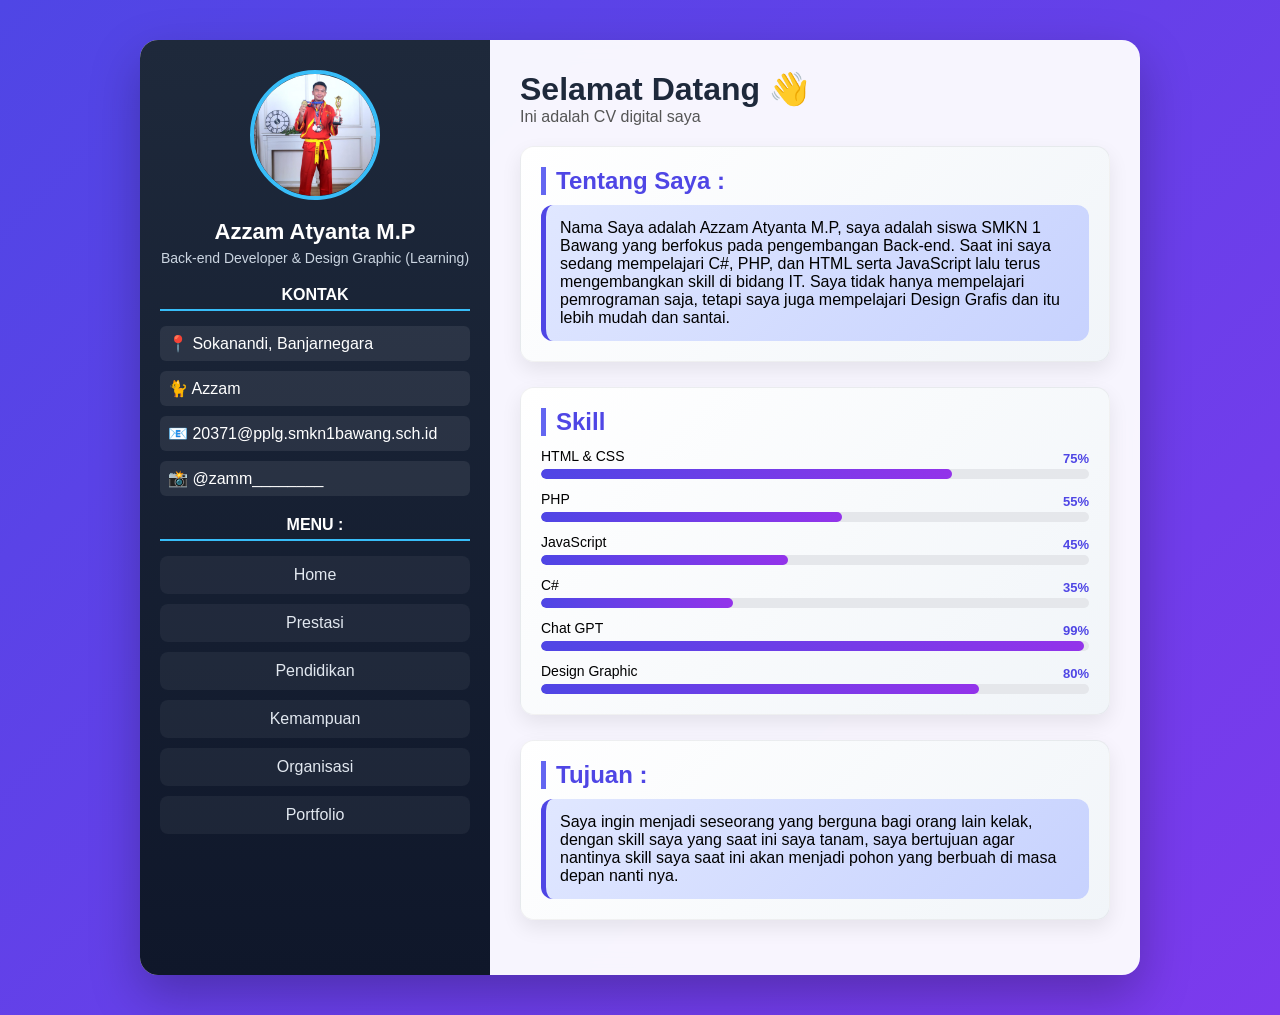
<file: Index.html>
<!DOCTYPE html>
<html lang="id">
<head>
    <meta charset="UTF-8">
    <meta name="viewport" content="width=device-width, initial-scale=1.0">
    <title>CV - Azzam Atyanta M.P</title>

    <!-- HUBUNGKAN KE CSS -->
    <link rel="stylesheet" href="Style CV.css">
</head>

<body>

<div class="container">

    <!-- SIDEBAR -->
    <div class="sidebar">
        <img src="WhatsApp Image 2026-03-31 at 19.56.37.jpeg" alt="Foto Profil">

        <h1>Azzam Atyanta M.P</h1>
        <p>Back-end Developer & Design Graphic (Learning)</p>

        <h2>KONTAK</h2>
        <ul class="kontak-list">
            <li>📍 Sokanandi, Banjarnegara</li>
            <li>🐈 Azzam</li>
            <li>📧 20371@pplg.smkn1bawang.sch.id</li>
            <li>📸 @zamm________</li>
        </ul>

        <h2>MENU :</h2>
        <ul>
            <li><a href="Index.html">Home</a></li>
            <li><a href="Prestasi.html">Prestasi</a></li>
            <li><a href="Pendidikan.html">Pendidikan</a></li>
            <li><a href="Kemampuan.html">Kemampuan</a></li>
            <li><a href="Organisasi.html">Organisasi</a></li>
            <li><a href="Portofolio.html">Portfolio</a></li>
        </ul>
    </div>

    <!-- CONTENT -->
    <div class="content">

        <div class="header">
            <h1>Selamat Datang 👋</h1>
            <p>Ini adalah CV digital saya</p>
        </div>

        <div class="section">
            <h2>Tentang Saya :</h2>
            <div class="box">
                Nama Saya adalah Azzam Atyanta M.P, saya adalah siswa SMKN 1 Bawang yang berfokus pada pengembangan Back-end.
                Saat ini saya sedang mempelajari C#, PHP, dan HTML serta JavaScript lalu terus mengembangkan skill di bidang IT.
                Saya tidak hanya mempelajari pemrograman saja, tetapi saya juga mempelajari Design Grafis dan itu lebih mudah dan santai.
            </div>
        </div>

        <div class="section">
            <h2>Skill</h2>

            <div class="skill">
                <div class="skill-header">
                    <div class="skill-name">HTML & CSS</div>
                    <div class="skill-percent">75%</div>
                </div>
                <div class="skill-bar">
                    <div class="skill-fill" style="width: 75%"></div>
                </div>
            </div>

            <div class="skill">
                <div class="skill-header">
                    <div class="skill-name">PHP</div>
                    <div class="skill-percent">55%</div>
                </div>
                <div class="skill-bar">
                    <div class="skill-fill" style="width: 55%"></div>
                </div>
            </div>

            <div class="skill">
                <div class="skill-header">
                    <div class="skill-name">JavaScript</div>
                    <div class="skill-percent">45%</div>
                </div>
                <div class="skill-bar">
                    <div class="skill-fill" style="width: 45%"></div>
                </div>
            </div>

            <div class="skill">
                <div class="skill-header">
                    <div class="skill-name">C#</div>
                    <div class="skill-percent">35%</div>
                </div>
                <div class="skill-bar">
                    <div class="skill-fill" style="width: 35%"></div>
                </div>
            </div>

            <div class="skill">
                <div class="skill-header">
                    <div class="skill-name">Chat GPT</div>
                    <div class="skill-percent">99%</div>
                </div>
                <div class="skill-bar">
                    <div class="skill-fill" style="width: 99%"></div>
                </div>
            </div>

            <div class="skill">
                <div class="skill-header">
                    <div class="skill-name">Design Graphic</div>
                    <div class="skill-percent">80%</div>
                </div>
                <div class="skill-bar">
                    <div class="skill-fill" style="width: 80%"></div>
                </div>
            </div>

        </div>

        <div class="section">
            <h2>Tujuan :</h2>
            <div class="box">
                Saya ingin menjadi seseorang yang berguna bagi orang lain kelak, dengan skill saya yang saat ini saya tanam,
                saya bertujuan agar nantinya skill saya saat ini akan menjadi pohon yang berbuah di masa depan nanti nya.
            </div>
        </div>

    </div>

</div>

</body>
</html>
</file>
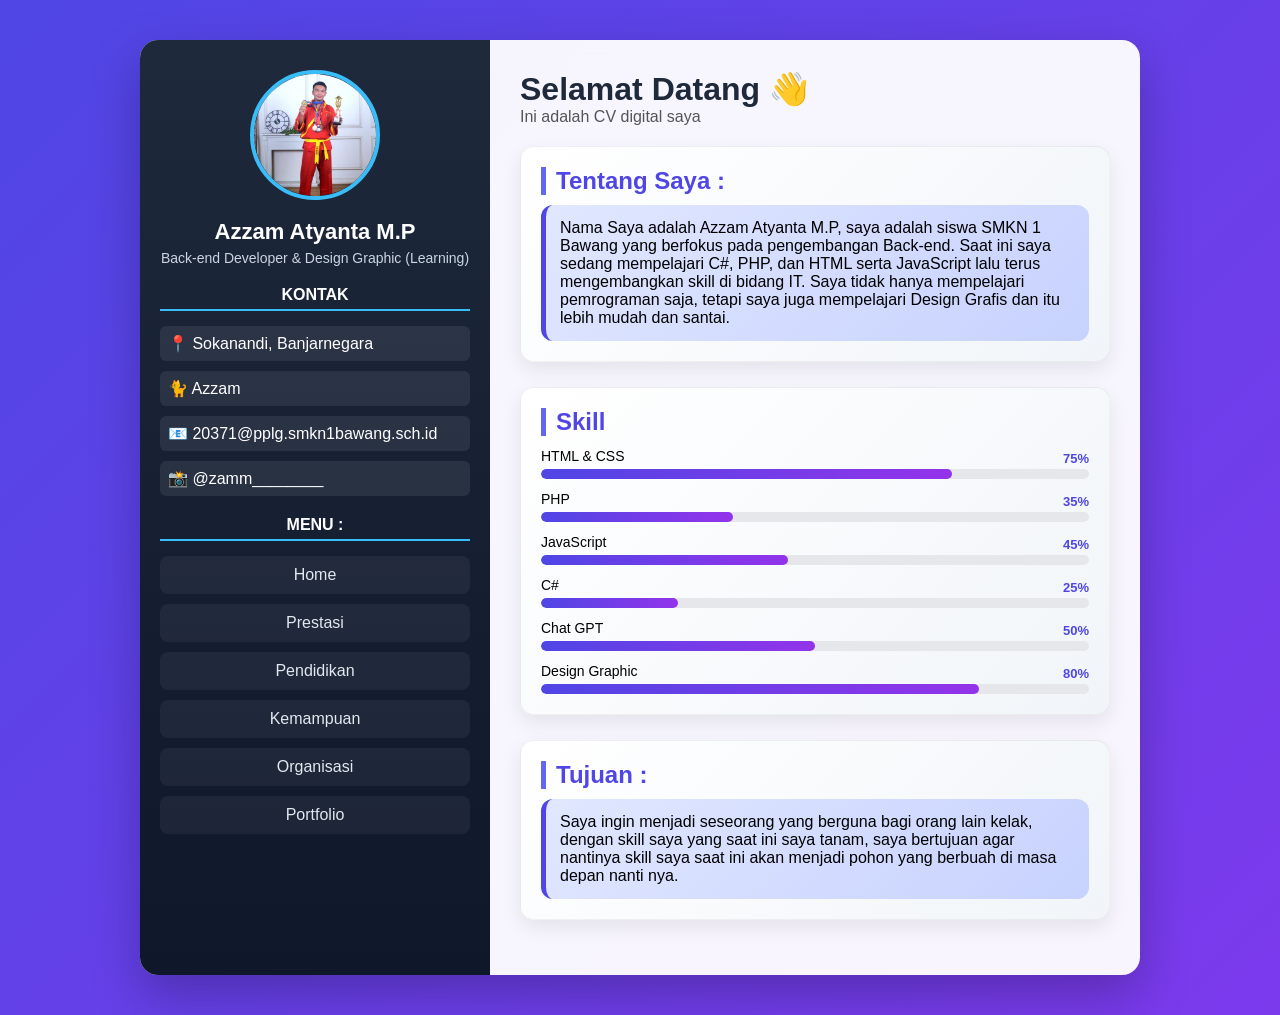
<file: index.html>
<!DOCTYPE html>
<html lang="id">
<head>
    <meta charset="UTF-8">
    <meta name="viewport" content="width=device-width, initial-scale=1.0">
    <title>CV - Azzam Atyanta M.P</title>

    <!-- HUBUNGKAN KE CSS -->
    <link rel="stylesheet" href="Style CV.css">
</head>

<body>

<div class="container">

    <!-- SIDEBAR -->
    <div class="sidebar">
        <img src="WhatsApp Image 2026-03-31 at 19.56.37.jpeg" alt="Foto Profil">

        <h1>Azzam Atyanta M.P</h1>
        <p>Back-end Developer & Design Graphic (Learning)</p>

        <h2>KONTAK</h2>
        <ul class="kontak-list">
            <li>📍 Sokanandi, Banjarnegara</li>
            <li>🐈 Azzam</li>
            <li>📧 20371@pplg.smkn1bawang.sch.id</li>
            <li>📸 @zamm________</li>
        </ul>

        <h2>MENU :</h2>
        <ul>
            <li><a href="index.html">Home</a></li>
            <li><a href="Prestasi.html">Prestasi</a></li>
            <li><a href="Pendidikan.html">Pendidikan</a></li>
            <li><a href="Kemampuan.html">Kemampuan</a></li>
            <li><a href="Organisasi.html">Organisasi</a></li>
            <li><a href="Portofolio.html">Portfolio</a></li>
        </ul>
    </div>

    <!-- CONTENT -->
    <div class="content">

        <div class="header">
            <h1>Selamat Datang 👋</h1>
            <p>Ini adalah CV digital saya</p>
        </div>

        <div class="section">
            <h2>Tentang Saya :</h2>
            <div class="box">
                Nama Saya adalah Azzam Atyanta M.P, saya adalah siswa SMKN 1 Bawang yang berfokus pada pengembangan Back-end.
                Saat ini saya sedang mempelajari C#, PHP, dan HTML serta JavaScript lalu terus mengembangkan skill di bidang IT.
                Saya tidak hanya mempelajari pemrograman saja, tetapi saya juga mempelajari Design Grafis dan itu lebih mudah dan santai.
            </div>
        </div>

        <div class="section">
            <h2>Skill</h2>

            <div class="skill">
                <div class="skill-header">
                    <div class="skill-name">HTML & CSS</div>
                    <div class="skill-percent">75%</div>
                </div>
                <div class="skill-bar">
                    <div class="skill-fill" style="width: 75%"></div>
                </div>
            </div>

            <div class="skill">
                <div class="skill-header">
                    <div class="skill-name">PHP</div>
                    <div class="skill-percent">35%</div>
                </div>
                <div class="skill-bar">
                    <div class="skill-fill" style="width: 35%"></div>
                </div>
            </div>

            <div class="skill">
                <div class="skill-header">
                    <div class="skill-name">JavaScript</div>
                    <div class="skill-percent">45%</div>
                </div>
                <div class="skill-bar">
                    <div class="skill-fill" style="width: 45%"></div>
                </div>
            </div>

            <div class="skill">
                <div class="skill-header">
                    <div class="skill-name">C#</div>
                    <div class="skill-percent">25%</div>
                </div>
                <div class="skill-bar">
                    <div class="skill-fill" style="width: 25%"></div>
                </div>
            </div>

            <div class="skill">
                <div class="skill-header">
                    <div class="skill-name">Chat GPT</div>
                    <div class="skill-percent">50%</div>
                </div>
                <div class="skill-bar">
                    <div class="skill-fill" style="width: 50%"></div>
                </div>
            </div>

            <div class="skill">
                <div class="skill-header">
                    <div class="skill-name">Design Graphic</div>
                    <div class="skill-percent">80%</div>
                </div>
                <div class="skill-bar">
                    <div class="skill-fill" style="width: 80%"></div>
                </div>
            </div>

        </div>

        <div class="section">
            <h2>Tujuan :</h2>
            <div class="box">
                Saya ingin menjadi seseorang yang berguna bagi orang lain kelak, dengan skill saya yang saat ini saya tanam,
                saya bertujuan agar nantinya skill saya saat ini akan menjadi pohon yang berbuah di masa depan nanti nya.
            </div>
        </div>

    </div>

</div>

</body>
</html>
</file>
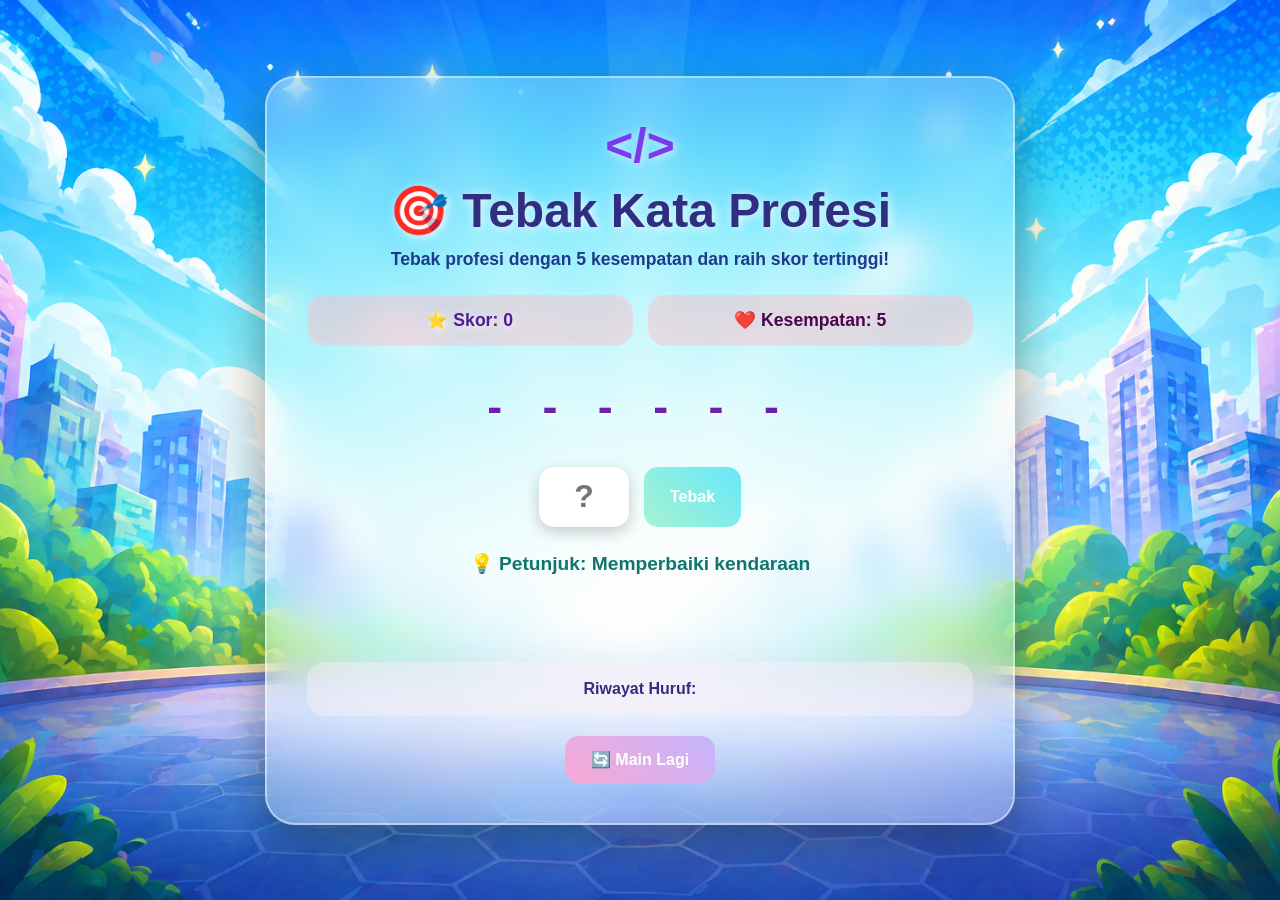
<file: GameTebakKata_Kelompok(4)/index.html>
<!DOCTYPE html>
<html lang="id">

<head>
    <meta charset="UTF-8">
    <meta name="viewport" content="width=device-width, initial-scale=1.0">
    <title>Game Tebak Kata Profesi Premium</title>
    <style>
        * {
            margin: 0;
            padding: 0;
            box-sizing: border-box;
            font-family: 'Poppins', sans-serif;
        }

        body {
            min-height: 100vh;
            display: flex;
            justify-content: center;
            align-items: center;
            background: url('BG.png') center/cover no-repeat fixed;
            padding: 20px;
            overflow-x: hidden;
        }

        @keyframes gradientBG {
            0% {
                background-position: 0% 50%;
            }

            50% {
                background-position: 100% 50%;
            }

            100% {
                background-position: 0% 50%;
            }
        }

        .game-container {
            background: rgba(255, 255, 255, 0.28);
            backdrop-filter: blur(18px);
            border-radius: 30px;
            padding: 40px;
            width: 100%;
            max-width: 750px;
            color: white;
            text-align: center;
            box-shadow: 0 20px 50px rgba(0, 0, 0, 0.4);
            border: 2px solid rgba(255, 255, 255, 0.45);
            position: relative;
        }

        h1 {
            font-size: 3rem;
            margin-bottom: 10px;
            text-shadow: 0 0 15px rgba(255, 255, 255, 0.4);
        }

        .subtitle {
            margin-bottom: 25px;
            font-size: 1.1rem;
            color: #f3f3f3;
        }

        .score-board {
            display: flex;
            justify-content: space-between;
            gap: 15px;
            flex-wrap: wrap;
            margin-bottom: 30px;
        }

        .score-box {
            flex: 1;
            min-width: 150px;
            padding: 15px;
            border-radius: 18px;
            background: rgba(255, 182, 193, 0.45);
            font-size: 1.1rem;
            font-weight: bold;
            box-shadow: inset 0 0 10px rgba(255, 255, 255, 0.15);
        }

        .word-display {
            font-size: 2.8rem;
            letter-spacing: 14px;
            margin: 35px 0;
            color: #6d28d9;
            font-weight: bold;
            text-shadow: 0 0 12px rgba(255, 235, 59, 0.5);
        }

        .input-section {
            display: flex;
            justify-content: center;
            gap: 15px;
            flex-wrap: wrap;
            margin-bottom: 25px;
        }

        input {
            width: 90px;
            height: 60px;
            border-radius: 15px;
            border: none;
            outline: none;
            font-size: 2rem;
            text-align: center;
            text-transform: uppercase;
            box-shadow: 0 5px 15px rgba(0, 0, 0, 0.2);
        }

        button {
            padding: 14px 26px;
            border: none;
            border-radius: 14px;
            font-size: 1rem;
            font-weight: bold;
            cursor: pointer;
            transition: 0.3s ease;
        }

        .guess-btn {
            background: linear-gradient(45deg, #a7f3d0, #67e8f9);
            color: white;
        }

        .guess-btn:hover {
            transform: scale(1.08);
        }

        .restart-btn {
            background: linear-gradient(45deg, #f9a8d4, #c4b5fd);
            color: white;
            margin-top: 20px;
        }

        .restart-btn:hover {
            transform: scale(1.08);
        }

        .hint,
        .message {
            margin-top: 15px;
            font-size: 1.2rem;
            min-height: 35px;
        }

        .used-letters {
            margin-top: 25px;
            padding: 18px;
            border-radius: 18px;
            background: rgba(255, 240, 245, 0.4);
        }

        .used-letters span {
            display: inline-block;
            margin: 5px;
            padding: 8px 12px;
            border-radius: 10px;
            background: rgba(255, 255, 255, 0.55);
            font-weight: bold;
        }

        .modal {
            display: none;
            position: fixed;
            top: 0;
            left: 0;
            width: 100%;
            height: 100%;
            background: rgba(0, 0, 0, 0.75);
            justify-content: center;
            align-items: center;
            z-index: 999;
        }

        .modal-content {
            background: #e2e8f0;
            color: #333;
            padding: 35px;
            border-radius: 25px;
            text-align: center;
            width: 90%;
            max-width: 420px;
            animation: popup 0.4s ease;
        }

        @keyframes popup {
            from {
                transform: scale(0.5);
                opacity: 0;
            }

            to {
                transform: scale(1);
                opacity: 1;
            }
        }

        .modal-content h2 {
            margin-bottom: 15px;
            font-size: 2rem;
        }

        .close-btn {
            margin-top: 18px;
            background: linear-gradient(45deg, #1d4ed8, #4338ca);
            color: white;
        }

        .emoji {
            font-size: 3rem;
            margin-bottom: 10px;
        }

        @media(max-width: 600px) {
            h1 {
                font-size: 2.2rem;
            }

            .word-display {
                font-size: 1.9rem;
                letter-spacing: 8px;
            }
        }

        /* GANTI BAGIAN WARNA TEKS AGAR LEBIH JELAS DAN SERASI */

        /* Logo */
        .game-container div:first-child {
            color: #4c1d95;
            /* ungu tua elegan */
            text-shadow: 2px 2px 8px rgba(255, 255, 255, 0.7);
        }

        /* Judul */
        h1 {
            color: #312e81;
            /* biru-ungu gelap */
            text-shadow: 2px 2px 10px rgba(255, 255, 255, 0.85);
        }

        /* Subtitle */
        .subtitle {
            color: #1e3a8a;
            /* biru royal */
            font-weight: 600;
        }

        /* Score box text */
        .score-box {
            color: #4a044e;
            /* ungu tua */
        }

        /* Kata profesi */
        .word-display {
            color: #6b21a8;
            /* ungu cerah premium */
            text-shadow: 2px 2px 10px rgba(255, 255, 255, 0.8);
        }

        /* Hint */
        .hint {
            color: #0f766e;
            /* hijau tosca */
            font-weight: bold;
        }

        /* Message */
        .message {
            color: #9d174d;
            /* pink tua */
            font-weight: bold;
        }

        /* Riwayat huruf */
        .used-letters {
            color: #312e81;
        }

        .used-letters span {
            color: #4c1d95;
        }

        /* Input */
        input {
            color: #312e81;
            font-weight: bold;
        }

        /* Modal default text */
        .modal-content {
            color: #1e293b;
        }

        /* Tombol */
        button {
            color: white;
        }
    </style>
</head>

<body>

    <div class="game-container">
        <div style="font-size:3rem; margin-bottom:10px; color:#7c3aed; font-weight:bold;">&lt;/&gt;</div>
        <h1>🎯 Tebak Kata Profesi</h1>
        <p class="subtitle">Tebak profesi dengan 5 kesempatan dan raih skor tertinggi!</p>

        <div class="score-board">
            <div class="score-box">⭐ Skor: <span id="score">0</span></div>
            <div class="score-box">❤️ Kesempatan: <span id="lives">5</span></div>
        </div>

        <div class="word-display" id="wordDisplay">- - - -</div>

        <div class="input-section">
            <input type="text" id="letterInput" maxlength="1" placeholder="?">
            <button class="guess-btn" onclick="guessLetter()">Tebak</button>
        </div>

        <div class="hint" id="hintText"></div>
        <div class="message" id="message"></div>

        <div class="used-letters">
            <strong>Riwayat Huruf:</strong>
            <div id="history"></div>
        </div>

        <button class="restart-btn" onclick="startGame()">🔄 Main Lagi</button>
    </div>

    <div class="modal" id="gameModal">
        <div class="modal-content">
            <div class="emoji" id="modalEmoji">🎉</div>
            <h2 id="modalTitle"></h2>
            <p id="modalMessage"></p>
            <button class="close-btn" onclick="closeModal()">Lanjut</button>
        </div>
    </div>

    <script>
        const professions = [
            { word: "dokter", hint: "Mengobati pasien" },
            { word: "guru", hint: "Mengajar di sekolah" },
            { word: "pilot", hint: "Menerbangkan pesawat" },
            { word: "polisi", hint: "Menjaga keamanan" },
            { word: "petani", hint: "Bekerja di sawah" },
            { word: "nelayan", hint: "Mencari ikan di laut" },
            { word: "arsitek", hint: "Merancang bangunan" },
            { word: "programmer", hint: "Membuat software" },
            { word: "perawat", hint: "Merawat pasien" },
            { word: "montir", hint: "Memperbaiki kendaraan" },
            { word: "hakim", hint: "Memutuskan perkara hukum" },
            { word: "jaksa", hint: "Menuntut di pengadilan" },
            { word: "penulis", hint: "Membuat buku atau artikel" },
            { word: "desainer", hint: "Merancang visual kreatif" },
            { word: "fotografer", hint: "Mengambil gambar profesional" },
            { word: "chef", hint: "Memasak di restoran" },
            { word: "akuntan", hint: "Mengelola keuangan" },
            { word: "ilmuwan", hint: "Meneliti ilmu pengetahuan" },
            { word: "wartawan", hint: "Mencari dan menulis berita" },
            { word: "pengacara", hint: "Membela klien di hukum" }
        ];

        let selectedWord = "";
        let wordArray = [];
        let answerArray = [];
        let lives = 5;
        let score = 0;
        let guessedLetters = [];
        let gameOver = false;
        let rewardClaimed = false;
        let wrongAttempts = 0;

        function startGame() {

            const randomData =
                professions[Math.floor(Math.random() * professions.length)];

            selectedWord = randomData.word.toUpperCase();

            wordArray = selectedWord.split("");

            answerArray =
                Array(wordArray.length).fill("-");

            lives = 5;
            guessedLetters = [];
            gameOver = false;
            wrongAttempts = 0;

            document.getElementById("hintText").textContent =
                "💡 Petunjuk: " + randomData.hint;

            document.getElementById("message").textContent = "";

            document.getElementById("letterInput").value = "";

            updateDisplay();
        }

        function updateDisplay() {

            document.getElementById("wordDisplay").textContent =
                answerArray.join(" ");

            document.getElementById("lives").textContent =
                lives;

            document.getElementById("score").textContent =
                score;

            document.getElementById("history").innerHTML =
                guessedLetters.map(letter =>
                    `<span>${letter}</span>`
                ).join("");
        }

        function guessLetter() {

            if (gameOver) return;

            const input =
                document.getElementById("letterInput");

            const letter =
                input.value.toUpperCase();

            input.value = "";

            /* VALIDASI INPUT */
            if (!letter.match(/^[A-Z]$/)) {

                showModal(
                    "⚠ Error",
                    "Masukkan 1 huruf yang valid!",
                    "⚠",
                    "error"
                );

                return;
            }

            /* VALIDASI HURUF DUPLIKAT */
            if (guessedLetters.includes(letter)) {

                showModal(
                    "⚠ Huruf Duplikat",
                    "Huruf sudah pernah ditebak!",
                    "🔁",
                    "error"
                );

                return;
            }

            guessedLetters.push(letter);

            let correct = false;

            /* CEK HURUF */
            for (let i = 0; i < wordArray.length; i++) {

                if (wordArray[i] === letter) {

                    answerArray[i] = letter;

                    correct = true;
                }
            }

            /* JIKA SALAH */
            if (!correct) {

                lives--;
                wrongAttempts++;
            }

            /* JIKA BERHASIL MENYELESAIKAN KATA */
            if (answerArray.join("") === selectedWord) {

                /* HITUNG POIN BERDASARKAN KESALAHAN */
                let earnedScore =
                    10 - (wrongAttempts * 2);

                /* MINIMAL 0 */
                if (earnedScore < 0) {

                    earnedScore = 0;
                }

                score += earnedScore;

                gameOver = true;

                /* REWARD JIKA 100 POIN */
                if (score >= 100) {

                    showModal(
                        "🎁 REWARD TERBUKA!",
                        `Selamat! Anda mencapai 100 poin dan mendapatkan reward spesial!`,
                        "👑",
                        "reward"
                    );

                    score = 0;

                    rewardClaimed = true;

                    setTimeout(() => {

                        closeModal();

                        startGame();

                    }, 3000);

                } else {

                    showModal(
                        "🎉 Benar!",
                        `Jawaban benar: ${selectedWord}
                    
Poin didapat: ${earnedScore}`,
                        "🏆",
                        "success"
                    );
                }
            }

            /* JIKA NYAWA HABIS */
            else if (lives <= 0) {

                gameOver = true;

                showModal(
                    "❌ Game Over",
                    `Kesempatan habis!
                
Jawabannya: ${selectedWord}`,
                    "💀",
                    "error"
                );
            }

            updateDisplay();
        }

        function showModal(title, message, emoji, type = "default") {

            document.getElementById("modalTitle").textContent =
                title;

            document.getElementById("modalMessage").textContent =
                message;

            document.getElementById("modalEmoji").textContent =
                emoji;

            const modalContent =
                document.querySelector(".modal-content");

            if (type === "success") {

                modalContent.style.background =
                    "lawngreen";

                modalContent.style.color =
                    "#14532d";

            }

            else if (type === "error") {

                modalContent.style.background =
                    "#ff4d4d";

                modalContent.style.color =
                    "white";
            }

            else if (type === "reward") {

                modalContent.style.background =
                    "gold";

                modalContent.style.color =
                    "#4a044e";
            }

            else {

                modalContent.style.background =
                    "#f8fafc";

                modalContent.style.color =
                    "#333";
            }

            document.getElementById("gameModal").style.display =
                "flex";
        }

        function closeModal() {

            document.getElementById("gameModal").style.display =
                "none";
        }

        document.getElementById("letterInput")
            .addEventListener("keypress", function (e) {

                if (e.key === "Enter") {

                    guessLetter();
                }
            });

        startGame();
    </script>

</body>

</html>
</file>
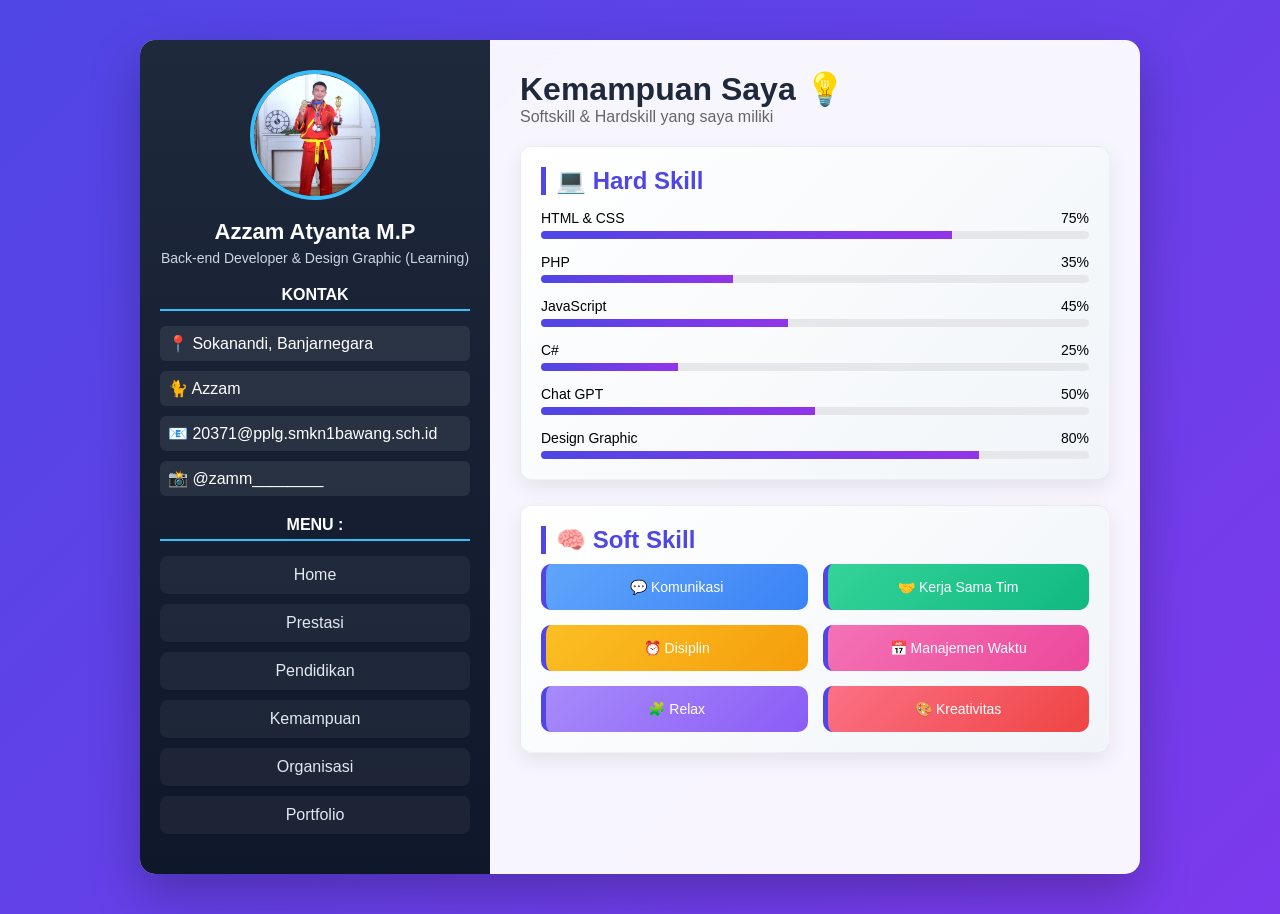
<file: Kemampuan.html>
<!DOCTYPE html>
<html lang="id">
<head>
<meta charset="UTF-8">
<meta name="viewport" content="width=device-width, initial-scale=1.0">
<title>Kemampuan - Azzam Atyanta M.P</title>

<link rel="stylesheet" href="Style Kemampuan.css">
</head>

<body>

<div class="container">

    <!-- SIDEBAR -->
    <div class="sidebar">
        <img src="WhatsApp Image 2026-03-31 at 19.56.37.jpeg" alt="Foto Profil">

        <h1>Azzam Atyanta M.P</h1>
        <p>Back-end Developer & Design Graphic (Learning)</p>

        <h2>KONTAK</h2>
        <ul class="kontak-list">
            <li>📍 Sokanandi, Banjarnegara</li>
            <li>🐈 Azzam</li>
            <li>📧 20371@pplg.smkn1bawang.sch.id</li>
            <li>📸 @zamm________</li>
        </ul>

        <h2>MENU :</h2>
        <ul>
            <li><a href="index.html">Home</a></li>
            <li><a href="Prestasi.html">Prestasi</a></li>
            <li><a href="Pendidikan.html">Pendidikan</a></li>
            <li><a href="#" class="active">Kemampuan</a></li>
            <li><a href="Organisasi.html">Organisasi</a></li>
            <li><a href="Portofolio.html">Portfolio</a></li>
        </ul>
    </div>

    <!-- CONTENT -->
    <div class="content">

        <div class="header">
            <h1>Kemampuan Saya 💡</h1>
            <p>Softskill & Hardskill yang saya miliki</p>
        </div>

        <!-- HARD SKILL -->
        <div class="section">
            <h2>💻 Hard Skill</h2>

            <div class="skill-card">
                <div class="skill-top">
                    <span>HTML & CSS</span>
                    <span>75%</span>
                </div>
                <div class="bar"><div style="width:75%"></div></div>
            </div>

            <div class="skill-card">
                <div class="skill-top">
                    <span>PHP</span>
                    <span>35%</span>
                </div>
                <div class="bar"><div style="width:35%"></div></div>
            </div>

            <div class="skill-card">
                <div class="skill-top">
                    <span>JavaScript</span>
                    <span>45%</span>
                </div>
                <div class="bar"><div style="width:45%"></div></div>
            </div>

            <div class="skill-card">
                <div class="skill-top">
                    <span>C#</span>
                    <span>25%</span>
                </div>
                <div class="bar"><div style="width:25%"></div></div>
            </div>

            <div class="skill-card">
                <div class="skill-top">
                    <span>Chat GPT</span>
                    <span>50%</span>
                </div>
                <div class="bar"><div style="width:50%"></div></div>
            </div>

            <div class="skill-card">
                <div class="skill-top">
                    <span>Design Graphic</span>
                    <span>80%</span>
                </div>
                <div class="bar"><div style="width:80%"></div></div>
            </div>
        </div>

        <!-- SOFT SKILL -->
        <div class="section">
            <h2>🧠 Soft Skill</h2>

            <div class="softskill-container">
                <div class="soft-card">💬 Komunikasi</div>
                <div class="soft-card">🤝 Kerja Sama Tim</div>
                <div class="soft-card">⏰ Disiplin</div>
                <div class="soft-card">📅 Manajemen Waktu</div>
                <div class="soft-card">🧩 Relax</div>
                <div class="soft-card">🎨 Kreativitas</div>
            </div>
        </div>

    </div>

</div>

</body>
</html>
</file>
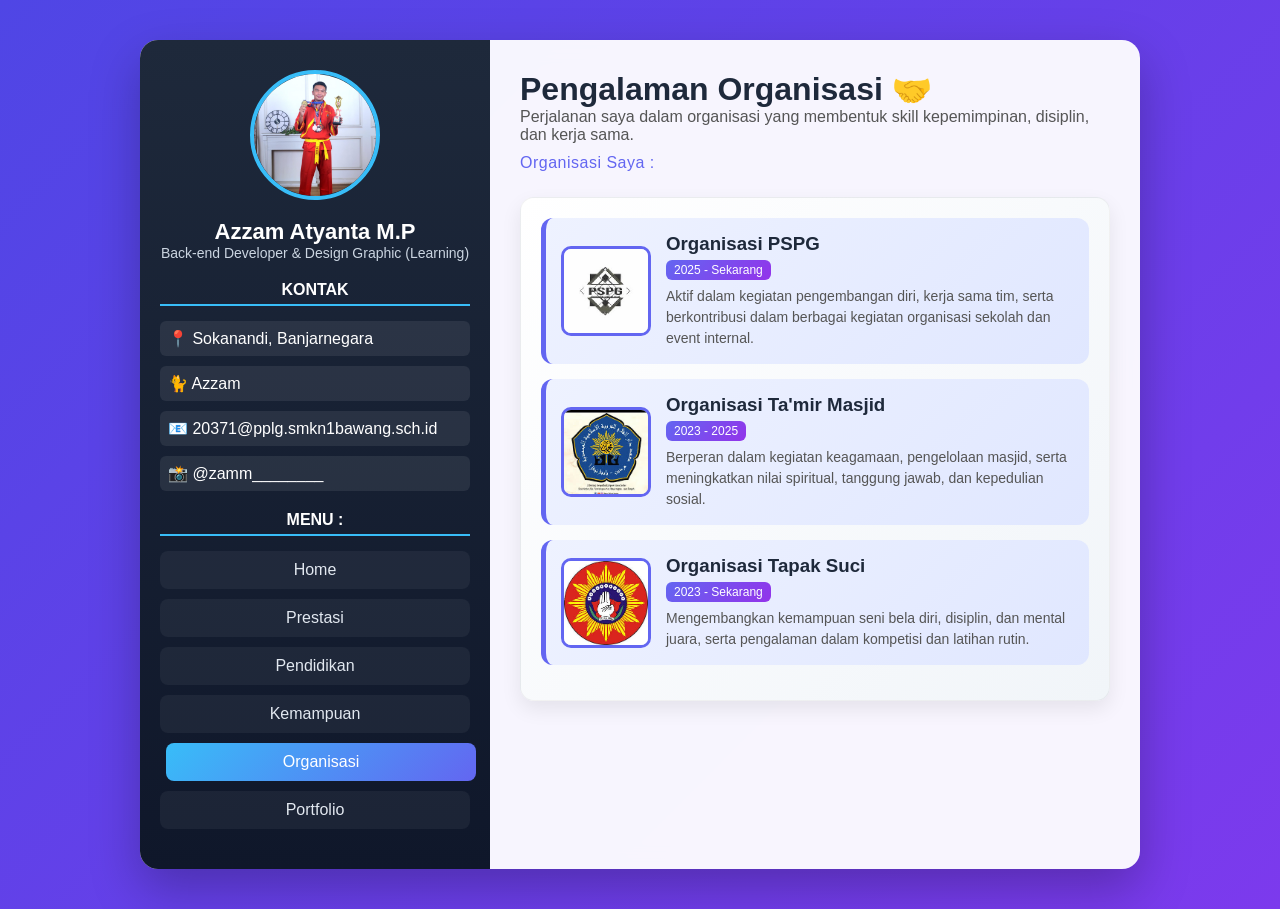
<file: Organisasi.html>
<!DOCTYPE html>
<html lang="id">
<head>
<meta charset="UTF-8">
<meta name="viewport" content="width=device-width, initial-scale=1.0">
<title>Organisasi - Azzam Atyanta M.P</title>

<link rel="stylesheet" href="Style Organisasi.css">
</head>

<body>

<div class="container">

    <!-- SIDEBAR -->
    <div class="sidebar">
        <img src="WhatsApp Image 2026-03-31 at 19.56.37.jpeg" alt="Foto Profil">

        <h1>Azzam Atyanta M.P</h1>
        <p>Back-end Developer & Design Graphic (Learning)</p>

        <h2>KONTAK</h2>
        <ul class="kontak-list">
            <li>📍 Sokanandi, Banjarnegara</li>
            <li>🐈 Azzam</li>
            <li>📧 20371@pplg.smkn1bawang.sch.id</li>
            <li>📸 @zamm________</li>
        </ul>

        <h2>MENU :</h2>
        <ul>
            <li><a href="index.html">Home</a></li>
            <li><a href="Prestasi.html">Prestasi</a></li>
            <li><a href="Pendidikan.html">Pendidikan</a></li>
            <li><a href="Kemampuan.html">Kemampuan</a></li>
            <li><a href="#" class="active">Organisasi</a></li>
            <li><a href="Portofolio.html">Portfolio</a></li>
        </ul>
    </div>

    <!-- CONTENT -->
    <div class="content">

        <div class="header">
            <h1>Pengalaman Organisasi 🤝</h1>
            <p>Perjalanan saya dalam organisasi yang membentuk skill kepemimpinan, disiplin, dan kerja sama.</p>
            <h3 class="sub-title">Organisasi Saya :</h3>
        </div>

        <div class="section">

            <!-- CARD 1 -->
            <div class="org-card">
                <img src="images (4).jpg" alt="PSPG">
                <div class="org-text">
                    <h3>Organisasi PSPG</h3>
                    <span class="badge">2025 - Sekarang</span>
                    <p>
                        Aktif dalam kegiatan pengembangan diri, kerja sama tim, serta berkontribusi
                        dalam berbagai kegiatan organisasi sekolah dan event internal.
                    </p>
                </div>
            </div>

            <!-- CARD 2 -->
            <div class="org-card">
                <img src="images (1).jpg" alt="Takmir">
                <div class="org-text">
                    <h3>Organisasi Ta'mir Masjid</h3>
                    <span class="badge">2023 - 2025</span>
                    <p>
                        Berperan dalam kegiatan keagamaan, pengelolaan masjid, serta meningkatkan
                        nilai spiritual, tanggung jawab, dan kepedulian sosial.
                    </p>
                </div>
            </div>

            <!-- CARD 3 -->
            <div class="org-card">
                <img src="images (3).jpg" alt="Tapak Suci">
                <div class="org-text">
                    <h3>Organisasi Tapak Suci</h3>
                    <span class="badge">2023 - Sekarang</span>
                    <p>
                        Mengembangkan kemampuan seni bela diri, disiplin, dan mental juara, serta
                        pengalaman dalam kompetisi dan latihan rutin.
                    </p>
                </div>
            </div>

        </div>

    </div>

</div>

</body>
</html>
</file>
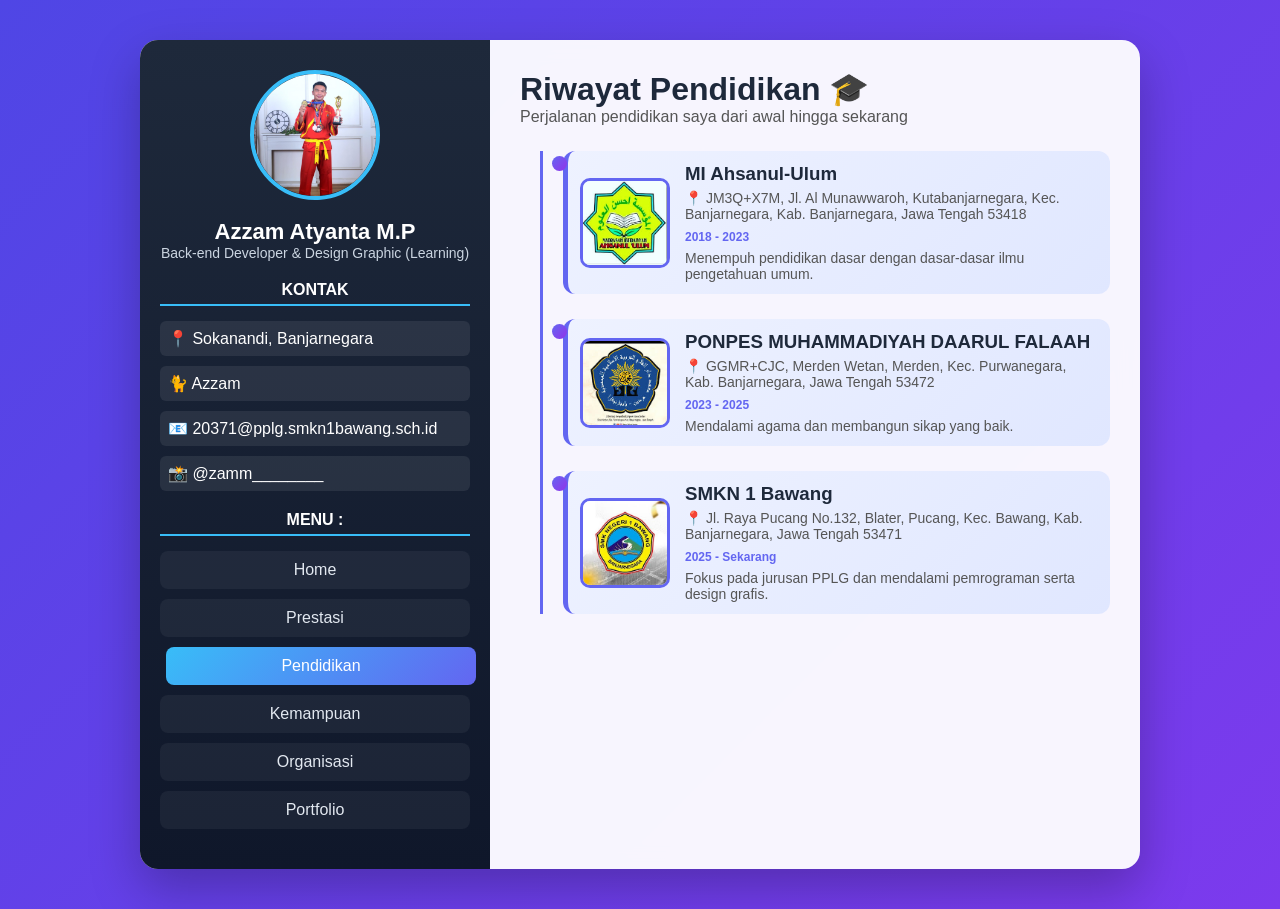
<file: Pendidikan.html>
<!DOCTYPE html>
<html lang="id">
<head>
<meta charset="UTF-8">
<meta name="viewport" content="width=device-width, initial-scale=1.0">
<title>Pendidikan - Azzam Atyanta M.P</title>

<link rel="stylesheet" href="Style Pendidikan.css">
</head>

<body>

<div class="container">

    <!-- SIDEBAR -->
    <div class="sidebar">
        <img src="WhatsApp Image 2026-03-31 at 19.56.37.jpeg" alt="Foto Profil">

        <h1>Azzam Atyanta M.P</h1>
        <p>Back-end Developer & Design Graphic (Learning)</p>

        <h2>KONTAK</h2>
        <ul class="kontak-list">
            <li>📍 Sokanandi, Banjarnegara</li>
            <li>🐈 Azzam</li>
            <li>📧 20371@pplg.smkn1bawang.sch.id</li>
            <li>📸 @zamm________</li>
        </ul>

        <h2>MENU :</h2>
        <ul>
            <li><a href="index.html">Home</a></li>
            <li><a href="Prestasi.html">Prestasi</a></li>
            <li><a href="#" class="active">Pendidikan</a></li>
            <li><a href="Kemampuan.html">Kemampuan</a></li>
            <li><a href="Organisasi.html">Organisasi</a></li>
            <li><a href="Portofolio.html">Portfolio</a></li>
        </ul>
    </div>

    <!-- CONTENT -->
    <div class="content">

        <div class="header">
            <h1>Riwayat Pendidikan 🎓</h1>
            <p>Perjalanan pendidikan saya dari awal hingga sekarang</p>
        </div>

        <!-- TIMELINE -->
        <div class="timeline">

    <div class="timeline-item">
        <div class="circle"></div>
        <div class="timeline-content">

            <img src="images.jpg" alt="MI Ahsanul Ulum">

            <div class="text">
                <h3>MI Ahsanul-Ulum</h3>
                <p class="alamat">📍 JM3Q+X7M, Jl. Al Munawwaroh, Kutabanjarnegara, Kec. Banjarnegara, Kab. Banjarnegara, Jawa Tengah 53418</p>
                <span>2018 - 2023</span>
                <p>Menempuh pendidikan dasar dengan dasar-dasar ilmu pengetahuan umum.</p>
            </div>

        </div>
    </div>

    <div class="timeline-item">
        <div class="circle"></div>
        <div class="timeline-content">

            <img src="images (1).jpg" alt="Daarul Falaah">

            <div class="text">
                <h3>PONPES MUHAMMADIYAH DAARUL FALAAH</h3>
                <p class="alamat">📍 GGMR+CJC, Merden Wetan, Merden, Kec. Purwanegara, Kab. Banjarnegara, Jawa Tengah 53472</p>
                <span>2023 - 2025</span>
                <p>Mendalami agama dan membangun sikap yang baik.</p>
            </div>

        </div>
    </div>

    <div class="timeline-item">
        <div class="circle"></div>
        <div class="timeline-content">

            <img src="images (2).jpg" alt="SMKN 1 Bawang">

            <div class="text">
                <h3>SMKN 1 Bawang</h3>
                <p class="alamat">📍 Jl. Raya Pucang No.132, Blater, Pucang, Kec. Bawang, Kab. Banjarnegara, Jawa Tengah 53471</p>
                <span>2025 - Sekarang</span>
                <p>Fokus pada jurusan PPLG dan mendalami pemrograman serta design grafis.</p>
            </div>

        </div>
    </div>

</div>

        </div>
    </div>

</div>

        </div>

    </div>

</div>

</body>
</html>
</file>
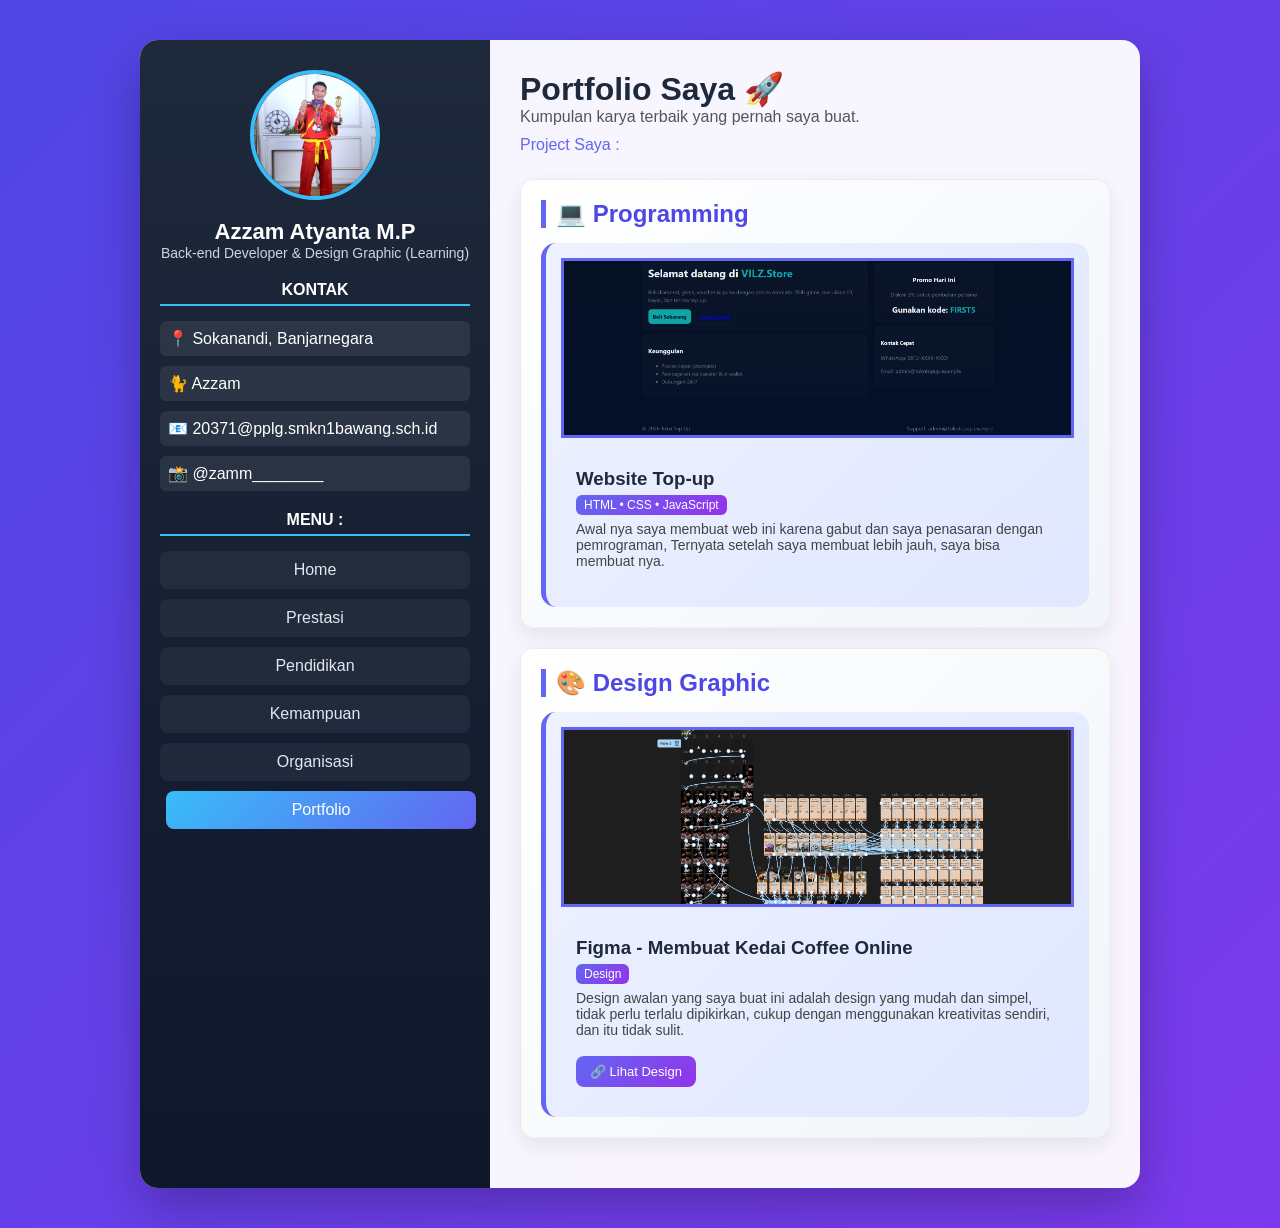
<file: Portofolio.html>
<!DOCTYPE html>
<html lang="id">
<head>
    <meta charset="UTF-8">
    <meta name="viewport" content="width=device-width, initial-scale=1.0">
    <title>Portfolio - Azzam Atyanta M.P</title>

    <link rel="stylesheet" href="Style Portofolio.css">
</head>

<body>

    <div class="container">

        <!-- SIDEBAR -->
        <div class="sidebar">
            <img src="WhatsApp Image 2026-03-31 at 19.56.37.jpeg" alt="Foto Profil">

            <h1>Azzam Atyanta M.P</h1>
            <p>Back-end Developer & Design Graphic (Learning)</p>

            <h2>KONTAK</h2>
            <ul class="kontak-list">
                <li>📍 Sokanandi, Banjarnegara</li>
                <li>🐈 Azzam</li>
                <li>📧 20371@pplg.smkn1bawang.sch.id</li>
                <li>📸 @zamm________</li>
            </ul>

            <h2>MENU :</h2>
            <ul>
                <li><a href="index.html">Home</a></li>
                <li><a href="Prestasi.html">Prestasi</a></li>
                <li><a href="Pendidikan.html">Pendidikan</a></li>
                <li><a href="Kemampuan.html">Kemampuan</a></li>
                <li><a href="Organisasi.html">Organisasi</a></li>
                <li><a href="#" class="active">Portfolio</a></li>
            </ul>
        </div>

        <!-- CONTENT -->
        <div class="content">

            <div class="header">
                <h1>Portfolio Saya 🚀</h1>
                <p>Kumpulan karya terbaik yang pernah saya buat.</p>
                <h3 class="sub-title">Project Saya :</h3>
            </div>

            <!-- PROGRAMMING -->
            <div class="section">
                <h2>💻 Programming</h2>

                <div class="portfolio-card">
                    <img src="Screenshot 2026-04-01 000820.png" alt="Project Programming">

                    <div class="portfolio-text">
                        <h3>Website Top-up</h3>
                        <span class="badge">HTML • CSS • JavaScript</span>

                        <p>
                            Awal nya saya membuat web ini karena gabut dan saya penasaran dengan pemrograman,
                            Ternyata setelah saya membuat lebih jauh, saya bisa membuat nya.
                        </p>
                    </div>
                </div>
            </div>

            <!-- DESIGN -->
            <div class="section">
                <h2>🎨 Design Graphic</h2>

                <div class="portfolio-card">
                    <img src="Screenshot 2026-03-31 194603.png" alt="Design Graphic">

                    <div class="portfolio-text">
                        <h3>Figma - Membuat Kedai Coffee Online</h3>
                        <span class="badge">Design</span>

                        <p>
                            Design awalan yang saya buat ini adalah design yang mudah dan simpel, tidak perlu terlalu dipikirkan,
                            cukup dengan menggunakan kreativitas sendiri, dan itu tidak sulit.
                        </p>

                        <!-- TOMBOL LINK -->
                        <a href="https://www.figma.com/design/zZb28YnFZl93T6KbykCYaj/Nongky--%3E?node-id=0-1&t=nFUUwUz1nEIZdBVR-1" 
                           target="_blank" 
                           class="btn-link">
                           🔗 Lihat Design
                        </a>
                    </div>
                </div>
            </div>

        </div>

    </div>

</body>
</html>
</file>
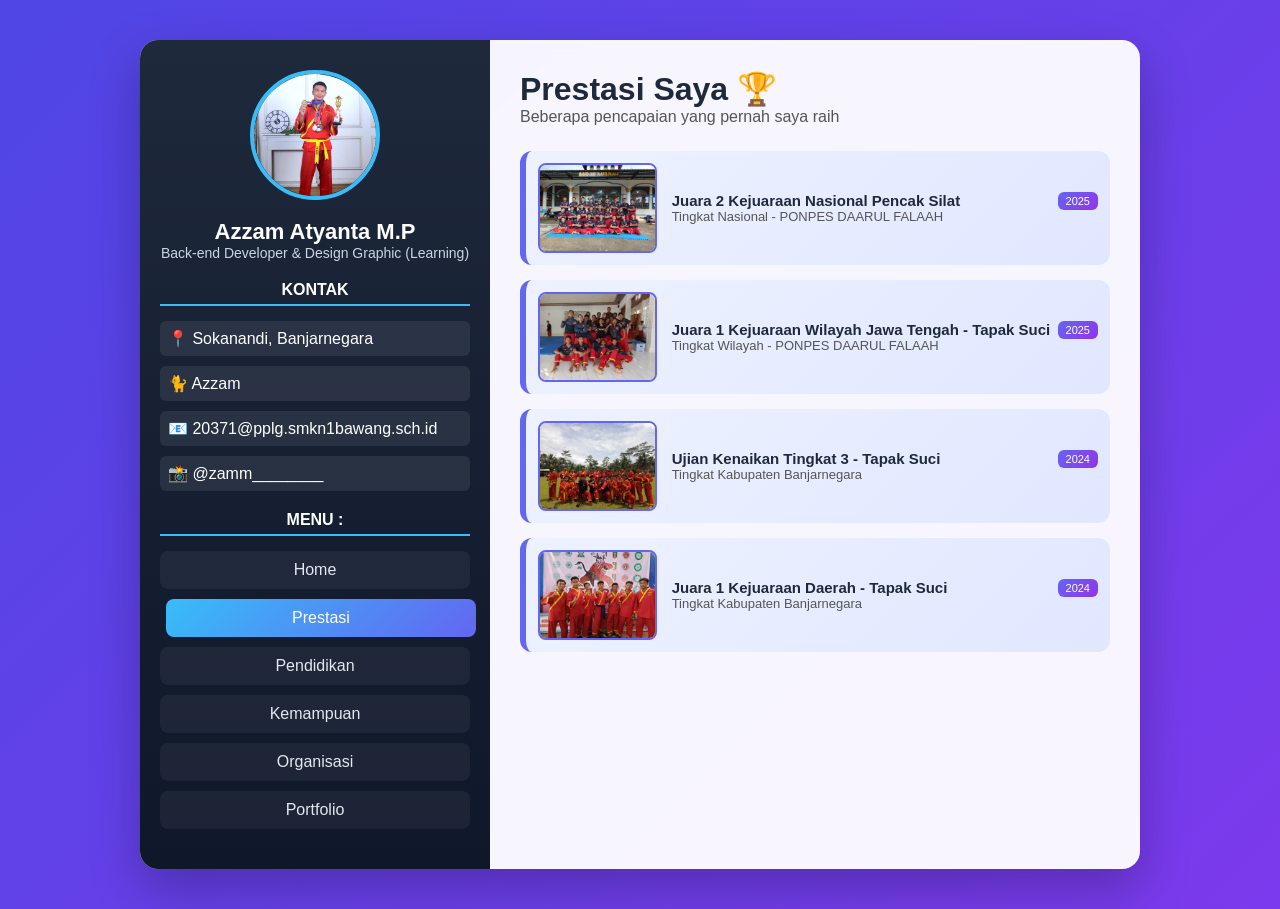
<file: Prestasi.html>
<!DOCTYPE html>
<html lang="id">
<head>
<meta charset="UTF-8">
<meta name="viewport" content="width=device-width, initial-scale=1.0">
<title>Prestasi - Azzam Atyanta M.P</title>

<link rel="stylesheet" href="Style Prestasi.css">
</head>

<body>

<div class="container">

    <!-- SIDEBAR -->
    <div class="sidebar">
        <img src="WhatsApp Image 2026-03-31 at 19.56.37.jpeg" alt="Foto Profil">

        <h1>Azzam Atyanta M.P</h1>
        <p>Back-end Developer & Design Graphic (Learning)</p>

        <h2>KONTAK</h2>
        <ul class="kontak-list">
            <li>📍 Sokanandi, Banjarnegara</li>
            <li>🐈 Azzam</li>
            <li>📧 20371@pplg.smkn1bawang.sch.id</li>
            <li>📸 @zamm________</li>
        </ul>

        <h2>MENU :</h2>
        <ul>
            <li><a href="index.html">Home</a></li>
            <li><a href="#" class="active">Prestasi</a></li>
            <li><a href="Pendidikan.html">Pendidikan</a></li>
            <li><a href="Kemampuan.html">Kemampuan</a></li>
            <li><a href="Organisasi.html">Organisasi</a></li>
            <li><a href="Portofolio.html">Portfolio</a></li>
        </ul>
    </div>

    <!-- CONTENT -->
    <div class="content">

        <div class="header">
            <h1>Prestasi Saya 🏆</h1>
            <p>Beberapa pencapaian yang pernah saya raih</p>
        </div>

        <!-- PRESTASI LIST -->
        <div class="prestasi-container">

    <div class="prestasi-card">
        <img src="WhatsApp Image 2026-03-30 at 22.59.57 (2).jpeg" alt="Prestasi 1">
        <div class="prestasi-info">
            <div class="tahun">2025</div>
            <h3>Juara 2 Kejuaraan Nasional Pencak Silat</h3>
            <p>Tingkat Nasional - PONPES DAARUL FALAAH</p>
        </div>
    </div>

    <div class="prestasi-card">
        <img src="WhatsApp Image 2026-03-30 at 22.59.54.jpeg" alt="Prestasi 2">
        <div class="prestasi-info">
            <div class="tahun">2025</div>
            <h3>Juara 1 Kejuaraan Wilayah Jawa Tengah - Tapak Suci</h3>
            <p>Tingkat Wilayah - PONPES DAARUL FALAAH</p>
        </div>
    </div>

    <div class="prestasi-card">
        <img src="WhatsApp Image 2026-03-30 at 22.59.59.jpeg" alt="Prestasi 3">
        <div class="prestasi-info">
            <div class="tahun">2024</div>
            <h3>Ujian Kenaikan Tingkat 3 - Tapak Suci</h3>
            <p>Tingkat Kabupaten Banjarnegara</p>
        </div>
    </div>

    <div class="prestasi-card">
        <img src="WhatsApp Image 2026-04-01 at 09.07.46.jpeg" alt="Prestasi 4">
        <div class="prestasi-info">
            <div class="tahun">2024</div>
            <h3>Juara 1 Kejuaraan Daerah - Tapak Suci</h3>
            <p>Tingkat Kabupaten Banjarnegara</p>
        </div>
    </div>

</div>

        </div>

    </div>

</div>

</body>
</html>
</file>
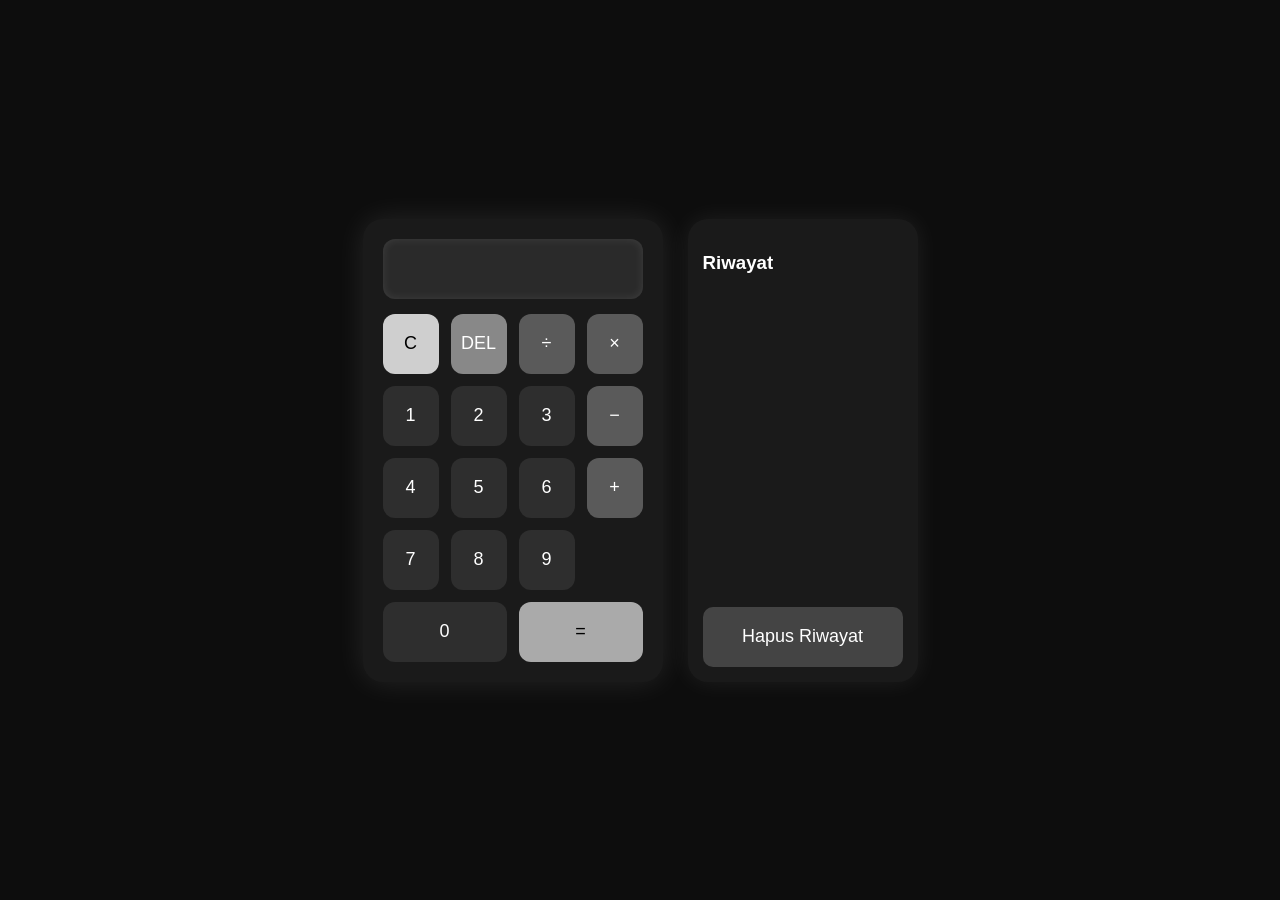
<file: Kalkulator.js/Kalkulator.html>
<!DOCTYPE html>
<html lang="id">
<head>
<meta charset="UTF-8">
<title>Kalkulator Glow</title>

<style>
* {
    box-sizing: border-box;
    font-family: 'Segoe UI', sans-serif;
}

body {
    margin: 0;
    height: 100vh;
    display: flex;
    justify-content: center;
    align-items: center;
    background: #0d0d0d;
}

/* CONTAINER */
.container {
    display: flex;
    gap: 25px;
}

/* KALKULATOR */
.kalkulator {
    background: #1a1a1a;
    padding: 20px;
    border-radius: 20px;
    width: 300px;
    box-shadow: 0 0 30px rgba(255,255,255,0.1);
}

/* DISPLAY */
#display {
    width: 100%;
    height: 60px;
    margin-bottom: 15px;
    border-radius: 12px;
    border: none;
    background: #2a2a2a;
    color: #fff;
    font-size: 24px;
    text-align: right;
    padding: 10px;
    box-shadow: inset 0 0 10px rgba(255,255,255,0.1);
}

/* GRID */
.grid {
    display: grid;
    grid-template-columns: repeat(4, 1fr);
    gap: 12px;
}

/* BUTTON */
button {
    height: 60px;
    border-radius: 12px;
    border: none;
    font-size: 18px;
    cursor: pointer;
    transition: 0.2s;
}

/* Glow effect */
button:hover {
    transform: translateY(-3px);
    box-shadow: 0 0 12px rgba(255,255,255,0.3);
}

button:active {
    transform: scale(0.95);
}

/* WARNA */
.angka {
    background: #2e2e2e;
    color: white;
}

.operator {
    background: #5a5a5a;
    color: white;
}

.hasil {
    background: #aaaaaa;
    color: black;
    grid-column: span 2;
}

.hapus {
    background: #cfcfcf;
    color: black;
}

.del {
    background: #888;
    color: white;
}

.nol {
    grid-column: span 2;
}

/* RIWAYAT */
.riwayat-box {
    background: #1a1a1a;
    padding: 15px;
    border-radius: 20px;
    width: 230px;
    box-shadow: 0 0 25px rgba(255,255,255,0.08);
    display: flex;
    flex-direction: column;
}

.riwayat-box h3 {
    color: white;
}

#history {
    flex: 1;
    overflow-y: auto;
    color: #ccc;
    margin-bottom: 10px;
    font-size: 14px;
}

.clear-btn {
    background: #444;
    color: white;
    border: none;
    padding: 10px;
    border-radius: 10px;
    cursor: pointer;
    transition: 0.2s;
}

.clear-btn:hover {
    background: #666;
    box-shadow: 0 0 10px rgba(255,255,255,0.3);
}
</style>
</head>

<body>

<div class="container">

    <!-- KALKULATOR -->
    <div class="kalkulator">
        <input type="text" id="display" disabled>

        <div class="grid">
            <button class="hapus" onclick="hapus()">C</button>
            <button class="del" onclick="hapusSatu()">DEL</button>
            <button class="operator" onclick="tambah('/')">÷</button>
            <button class="operator" onclick="tambah('*')">×</button>

            <button class="angka" onclick="tambah('1')">1</button>
            <button class="angka" onclick="tambah('2')">2</button>
            <button class="angka" onclick="tambah('3')">3</button>
            <button class="operator" onclick="tambah('-')">−</button>

            <button class="angka" onclick="tambah('4')">4</button>
            <button class="angka" onclick="tambah('5')">5</button>
            <button class="angka" onclick="tambah('6')">6</button>
            <button class="operator" onclick="tambah('+')">+</button>

            <button class="angka" onclick="tambah('7')">7</button>
            <button class="angka" onclick="tambah('8')">8</button>
            <button class="angka" onclick="tambah('9')">9</button>

            <button class="angka nol" onclick="tambah('0')">0</button>
            <button class="hasil" onclick="hitung()">=</button>
        </div>
    </div>

    <!-- RIWAYAT -->
    <div class="riwayat-box">
        <h3>Riwayat</h3>
        <div id="history"></div>
        <button class="clear-btn" onclick="hapusRiwayat()">Hapus Riwayat</button>
    </div>

</div>

<script>
let display = document.getElementById("display");
let historyBox = document.getElementById("history");

function tambah(val) {
    display.value += val;
}

function hapus() {
    display.value = "";
}

/* Hapus 1 karakter */
function hapusSatu() {
    display.value = display.value.slice(0, -1);
}

function hitung() {
    try {
        let ekspresi = display.value;
        let hasil = eval(ekspresi);

        // Jika hasil Infinity atau error matematika
        if (!isFinite(hasil)) {
            display.value = "wkwk";
            return;
        }

        let item = document.createElement("div");
        item.textContent = ekspresi + " = " + hasil;
        historyBox.prepend(item);

        display.value = hasil;
    } catch {
        display.value = "Hello World";
    }
}

/* Konfirmasi hapus riwayat */
function hapusRiwayat() {
    let konfirmasi = confirm("Apakah anda yakin ingin menghapus semua riwayat?");
    if (konfirmasi) {
        historyBox.innerHTML = "";
    }
}

/* Keyboard */
document.addEventListener("keydown", function(e) {
    let key = e.key;

    if (!isNaN(key) || "+-*/.".includes(key)) {
        tambah(key);
    } else if (key === "Enter") {
        hitung();
    } else if (key === "Backspace") {
        hapusSatu();
    } else if (key === "Escape") {
        hapus();
    }
});
</script>

</body>
</html>
</file>
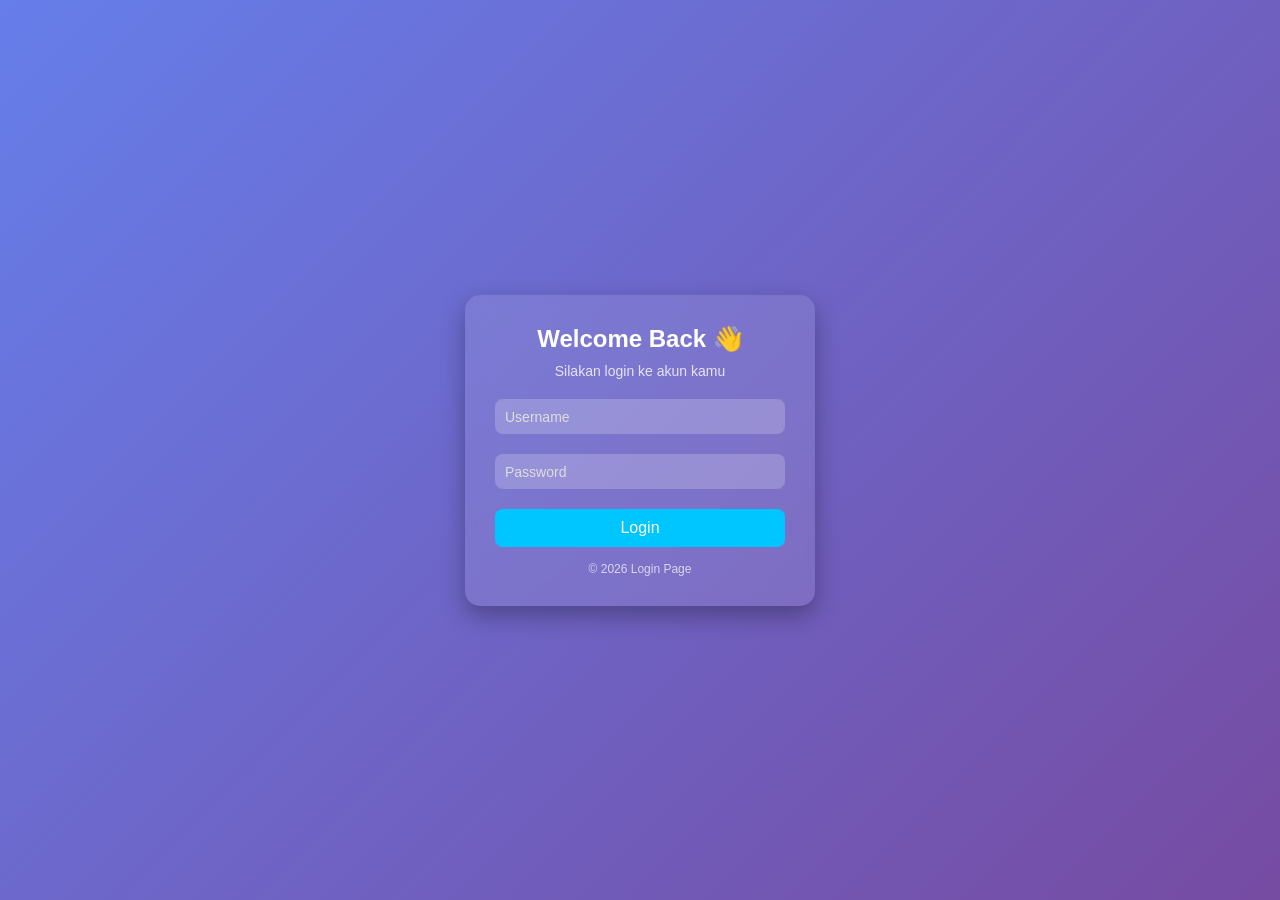
<file: Project-Login/Login.html>
<!DOCTYPE html>
<html lang="id">
<head>
    <meta charset="UTF-8">
    <meta name="viewport" content="width=device-width, initial-scale=1.0">
    <title>Login Modern</title>
    <link rel="stylesheet" href="style.css">
</head>
<body>

    <div class="container">
        <div class="login-card">
            <h2>Welcome Back 👋</h2>
            <p>Silakan login ke akun kamu</p>

            <form onsubmit="return validasiLogin()">
                <div class="input-group">
                    <input type="text" id="username" required>
                    <label>Username</label>
                </div>

                <div class="input-group">
                    <input type="password" id="password" required>
                    <label>Password</label>
                </div>

                <button type="submit">Login</button>
            </form>

            <small>© 2026 Login Page</small>
        </div>
    </div>

    <script src="Script.js"></script>
</body>
</html>
</file>
<file: Style CV.css>
* {
    margin: 0;
    padding: 0;
    box-sizing: border-box;
    font-family: 'Segoe UI', sans-serif;
}

/* BACKGROUND */
body {
    background: linear-gradient(135deg, #4f46e5, #7c3aed, #9333ea);
    background-size: 200% 200%;
    animation: bgMove 10s ease infinite;
}

@keyframes bgMove {
    0% { background-position: left; }
    50% { background-position: right; }
    100% { background-position: left; }
}

/* CONTAINER */
.container {
    max-width: 1000px;
    margin: 40px auto;
    display: flex;
    background: rgba(255, 255, 255, 0.95);
    border-radius: 18px;
    overflow: hidden;
    box-shadow: 0 20px 50px rgba(0,0,0,0.25);
    backdrop-filter: blur(10px);
}

/* SIDEBAR */
.sidebar {
    width: 35%;
    background: linear-gradient(180deg, #1e293b, #0f172a);
    color: white;
    padding: 30px 20px;
    text-align: center;
}

.sidebar img {
    width: 130px;
    height: 130px;
    border-radius: 50%;
    border: 4px solid #38bdf8;
    margin-bottom: 15px;
    transition: 0.3s;
}

.sidebar img:hover {
    transform: scale(1.05);
}

.sidebar h1 {
    font-size: 22px;
    margin-bottom: 5px;
}

.sidebar p {
    font-size: 14px;
    color: #cbd5e1;
    margin-bottom: 15px;
}

.sidebar h2 {
    margin-top: 20px;
    font-size: 16px;
    border-bottom: 2px solid #38bdf8;
    padding-bottom: 5px;
}

/* MENU */
.sidebar ul {
    list-style: none;
    margin-top: 15px;
}

.sidebar ul li {
    margin: 10px 0;
}

.sidebar ul li a {
    display: block;
    padding: 10px;
    border-radius: 8px;
    background: rgba(255,255,255,0.05);
    color: #e2e8f0;
    text-decoration: none;
    transition: 0.3s;
}

.sidebar ul li a:hover {
    background: linear-gradient(135deg, #38bdf8, #6366f1);
    color: white;
    transform: translateX(6px);
}

/* CONTENT */
.content {
    width: 65%;
    padding: 30px;
}

/* HEADER */
.header {
    margin-bottom: 20px;
}

.header h1 {
    color: #1e293b;
}

.header p {
    color: #555;
}

/* SECTION */
.section {
    margin-bottom: 25px;
    padding: 20px;
    border-radius: 14px;
    background: linear-gradient(135deg, #ffffff, #f1f5f9);
    box-shadow: 0 8px 20px rgba(0,0,0,0.08);
    transition: 0.3s;
    border: 1px solid rgba(0,0,0,0.05);
}

.section:hover {
    transform: translateY(-5px);
}

.section h2 {
    color: #4f46e5;
    margin-bottom: 10px;
    border-left: 5px solid #6366f1;
    padding-left: 10px;
}

/* BOX */
.box {
    background: linear-gradient(135deg, #e0e7ff, #c7d2fe);
    padding: 14px;
    margin-top: 10px;
    border-radius: 12px;
    border-left: 5px solid #4f46e5;
    transition: 0.3s;
}

.box:hover {
    transform: scale(1.02);
    box-shadow: 0 10px 18px rgba(0,0,0,0.15);
}

/* SKILL */
.skill {
    margin-top: 12px;
}

.skill-name {
    font-size: 14px;
    margin-bottom: 5px;
}

.skill-bar {
    height: 10px;
    background: #e5e7eb;
    border-radius: 6px;
    overflow: hidden;
}

.skill-fill {
    height: 100%;
    background: linear-gradient(90deg, #4f46e5, #9333ea);
    border-radius: 6px;
    transition: width 0.5s ease;
}

/* KONTAK */
.kontak-list {
    list-style: none;
    text-align: left;
    margin-top: 10px;
    padding: 0;
}

.kontak-list li {
    margin: 8px 0;
    padding: 8px;
    background: rgba(255,255,255,0.08);
    border-radius: 6px;
    transition: 0.3s;
}

.kontak-list li:hover {
    background: linear-gradient(135deg, #38bdf8, #6366f1);
    color: white;
    transform: translateX(5px);
}

/* HEADER SKILL (NAMA + PERSEN) */
.skill-header {
    display: flex;
    justify-content: space-between;
    align-items: center;
}

/* PERSEN */
.skill-percent {
    font-size: 13px;
    color: #4f46e5;
    font-weight: 600;
}
</file>
<file: Style Kemampuan.css>
* {
    margin: 0;
    padding: 0;
    box-sizing: border-box;
    font-family: 'Segoe UI', sans-serif;
}

body {
    background: linear-gradient(135deg, #667eea, #764ba2);
}

/* CONTAINER */
.container {
    max-width: 1000px;
    margin: 40px auto;
    display: flex;
    background: #fff;
    border-radius: 15px;
    overflow: hidden;
    box-shadow: 0 10px 30px rgba(0,0,0,0.2);
}

/* SIDEBAR */
.sidebar {
    width: 35%;
    background: #1e293b;
    color: white;
    padding: 30px 20px;
    text-align: center;
}

.sidebar img {
    width: 130px;
    height: 130px;
    border-radius: 50%;
    border: 5px solid #38bdf8;
    margin-bottom: 15px;
}

.sidebar h1 {
    font-size: 22px;
    margin-bottom: 5px;
}

.sidebar p {
    font-size: 14px;
    color: #cbd5e1;
    margin-bottom: 15px;
}

.sidebar h2 {
    margin-top: 20px;
    font-size: 16px;
    border-bottom: 2px solid #38bdf8;
    padding-bottom: 5px;
}

/* MENU */
.sidebar ul {
    list-style: none;
    margin-top: 15px;
}

.sidebar ul li {
    margin: 10px 0;
}

.sidebar ul li a {
    display: block;
    padding: 10px;
    border-radius: 8px;
    background: rgba(255,255,255,0.05);
    color: #e2e8f0;
    text-decoration: none;
    transition: 0.3s;
}

.sidebar ul li a:hover {
    background: #38bdf8;
    color: #1e293b;
    transform: translateX(5px);
}

/* CONTENT */
.content {
    width: 65%;
    padding: 30px;
}

/* SECTION */
.section {
    margin-bottom: 25px;
    padding: 20px;
    border-radius: 12px;
    background: #ffffff;
    box-shadow: 0 5px 15px rgba(0,0,0,0.05);
    transition: 0.3s;
}

.section:hover {
    transform: translateY(-3px);
}

.section h2 {
    color: #4f46e5;
    margin-bottom: 10px;
    border-left: 5px solid #4f46e5;
    padding-left: 10px;
}

.section p {
    line-height: 1.6;
    color: #444;
}

/* BOX */
.box {
    background: linear-gradient(135deg, #f1f5f9, #e2e8f0);
    padding: 12px;
    margin-top: 10px;
    border-radius: 10px;
    border-left: 5px solid #4f46e5;
    transition: 0.3s;
}

.box:hover {
    transform: scale(1.02);
    box-shadow: 0 5px 12px rgba(0,0,0,0.1);
}

/* HARD SKILL (DISAMAKAN DENGAN STYLE KAMU) */
.skill-card {
    margin-top: 15px;
}

.skill-top {
    display: flex;
    justify-content: space-between;
    margin-bottom: 5px;
    font-size: 14px; /* tidak diubah */
}

.bar {
    height: 8px;
    background: #ddd;
    border-radius: 5px;
    overflow: hidden;
}

.bar div {
    height: 100%;
    background: linear-gradient(90deg, #4f46e5, #6366f1);
}

/* SOFT SKILL */
.softskill-container {
    display: grid;
    grid-template-columns: repeat(2, 1fr);
    gap: 15px;
    margin-top: 10px;
}

.soft-card {
    padding: 15px;
    text-align: center;
    border-radius: 10px;
    background: linear-gradient(135deg, #f1f5f9, #e2e8f0);
    border-left: 5px solid #4f46e5;
    transition: 0.3s;
    font-size: 14px; /* tidak diubah */
}

.soft-card:hover {
    transform: translateY(-3px);
    box-shadow: 0 5px 12px rgba(0,0,0,0.1);
}

/* HEADER */
.header {
    margin-bottom: 20px;
}

.header h1 {
    color: #1e293b;
}

.header p {
    color: #666;
}

/* KONTAK */
.kontak-list {
    list-style: none;
    text-align: left;
    margin-top: 10px;
    padding: 0;
}

.kontak-list li {
    margin: 8px 0;
    padding: 8px;
    background: rgba(255,255,255,0.05);
    border-radius: 6px;
    transition: 0.3s;
}

.kontak-list li:hover {
    background: #38bdf8;
    color: #1e293b;
}

.box {
    background: linear-gradient(135deg, #6366f1, #8b5cf6);
    color: white;
    padding: 12px;
    margin-top: 10px;
    border-radius: 10px;
    border-left: 5px solid #4f46e5;
    transition: 0.3s;
}

.box:hover {
    transform: scale(1.02);
    box-shadow: 0 5px 15px rgba(99,102,241,0.4);
}

.bar div {
    height: 100%;
    background: linear-gradient(90deg, #22c55e, #4ade80);
}

.soft-card:nth-child(1) {
    background: linear-gradient(135deg, #60a5fa, #3b82f6);
    color: white;
}

.soft-card:nth-child(2) {
    background: linear-gradient(135deg, #34d399, #10b981);
    color: white;
}

.soft-card:nth-child(3) {
    background: linear-gradient(135deg, #fbbf24, #f59e0b);
    color: white;
}

.soft-card:nth-child(4) {
    background: linear-gradient(135deg, #f472b6, #ec4899);
    color: white;
}

.soft-card:nth-child(5) {
    background: linear-gradient(135deg, #a78bfa, #8b5cf6);
    color: white;
}

.soft-card:nth-child(6) {
    background: linear-gradient(135deg, #fb7185, #ef4444);
    color: white;
}

.soft-card:hover {
    transform: translateY(-5px) scale(1.03);
    box-shadow: 0 8px 20px rgba(0,0,0,0.2);
}

/* BACKGROUND */
body {
    background: linear-gradient(135deg, #4f46e5, #7c3aed, #9333ea);
    background-size: 200% 200%;
    animation: bgMove 10s ease infinite;
}

@keyframes bgMove {
    0% { background-position: left; }
    50% { background-position: right; }
    100% { background-position: left; }
}

/* CONTAINER */
.container {
    max-width: 1000px;
    margin: 40px auto;
    display: flex;
    background: rgba(255, 255, 255, 0.95);
    border-radius: 15px;
    overflow: hidden;
    box-shadow: 0 20px 50px rgba(0,0,0,0.25);
    backdrop-filter: blur(10px);
}

/* SIDEBAR */
.sidebar {
    width: 35%;
    background: linear-gradient(180deg, #1e293b, #0f172a);
    color: white;
    padding: 30px 20px;
    text-align: center;
}

.sidebar img {
    border: 4px solid #38bdf8;
    transition: 0.3s;
}

.sidebar img:hover {
    transform: scale(1.05);
}

/* MENU */
.sidebar ul li a:hover {
    background: linear-gradient(135deg, #38bdf8, #6366f1);
    color: white;
    transform: translateX(6px);
}

/* SECTION */
.section {
    background: linear-gradient(135deg, #ffffff, #f1f5f9);
    box-shadow: 0 8px 20px rgba(0,0,0,0.08);
    border: 1px solid rgba(0,0,0,0.05);
}

.section:hover {
    transform: translateY(-5px);
}

/* BOX */
.box {
    background: linear-gradient(135deg, #e0e7ff, #c7d2fe);
    color: #1e293b;
    border-left: 5px solid #4f46e5;
}

.box:hover {
    transform: scale(1.02);
    box-shadow: 0 10px 18px rgba(0,0,0,0.15);
}

/* HARD SKILL BAR */
.bar {
    background: #e5e7eb;
}

.bar div {
    background: linear-gradient(90deg, #4f46e5, #9333ea);
}

/* SOFT SKILL WARNA (tetap, tapi lebih halus efeknya) */
.soft-card:nth-child(1) {
    background: linear-gradient(135deg, #60a5fa, #3b82f6);
    color: white;
}

.soft-card:nth-child(2) {
    background: linear-gradient(135deg, #34d399, #10b981);
    color: white;
}

.soft-card:nth-child(3) {
    background: linear-gradient(135deg, #fbbf24, #f59e0b);
    color: white;
}

.soft-card:nth-child(4) {
    background: linear-gradient(135deg, #f472b6, #ec4899);
    color: white;
}

.soft-card:nth-child(5) {
    background: linear-gradient(135deg, #a78bfa, #8b5cf6);
    color: white;
}

.soft-card:nth-child(6) {
    background: linear-gradient(135deg, #fb7185, #ef4444);
    color: white;
}

.soft-card:hover {
    transform: translateY(-5px) scale(1.03);
    box-shadow: 0 8px 20px rgba(0,0,0,0.2);
}

/* KONTAK */
.kontak-list li {
    background: rgba(255,255,255,0.08);
}

.kontak-list li:hover {
    background: linear-gradient(135deg, #38bdf8, #6366f1);
    color: white;
    transform: translateX(5px);
}
</file>
<file: Style Organisasi.css>
* {
    margin: 0;
    padding: 0;
    box-sizing: border-box;
    font-family: 'Segoe UI', sans-serif;
}

body {
    background: linear-gradient(135deg, #667eea, #764ba2);
}

/* CONTAINER */
.container {
    max-width: 1000px;
    margin: 40px auto;
    display: flex;
    background: #fff;
    border-radius: 15px;
    overflow: hidden;
    box-shadow: 0 10px 30px rgba(0,0,0,0.2);
}

/* SIDEBAR */
.sidebar {
    width: 35%;
    background: #1e293b;
    color: white;
    padding: 30px 20px;
    text-align: center;
}

.sidebar img {
    width: 130px;
    height: 130px;
    border-radius: 50%;
    border: 5px solid #38bdf8;
    margin-bottom: 15px;
}

.sidebar h1 {
    font-size: 22px;
}

.sidebar p {
    font-size: 14px;
    color: #cbd5e1;
    margin-bottom: 15px;
}

.sidebar h2 {
    margin-top: 20px;
    font-size: 16px;
    border-bottom: 2px solid #38bdf8;
    padding-bottom: 5px;
}

/* MENU */
.sidebar ul {
    list-style: none;
    margin-top: 15px;
}

.sidebar ul li {
    margin: 10px 0;
}

.sidebar ul li a {
    display: block;
    padding: 10px;
    border-radius: 8px;
    background: rgba(255,255,255,0.05);
    color: #e2e8f0;
    text-decoration: none;
    transition: 0.3s;
}

.sidebar ul li a:hover,
.sidebar ul li a.active {
    background: #38bdf8;
    color: #1e293b;
    transform: translateX(5px);
}

/* CONTENT */
.content {
    width: 65%;
    padding: 30px;
}

/* HEADER */
.header {
    margin-bottom: 25px;
}

.header h1 {
    color: #1e293b;
}

.header p {
    color: #666;
}

/* SECTION */
.section {
    padding: 20px;
    border-radius: 12px;
    background: #ffffff;
    box-shadow: 0 5px 15px rgba(0,0,0,0.05);
}

/* ORGANISASI CARD */
.org-card {
    display: flex;
    align-items: center;
    gap: 15px;
    background: linear-gradient(135deg, #eef2ff, #e0e7ff);
    padding: 15px;
    margin-bottom: 15px;
    border-radius: 12px;
    border-left: 5px solid #6366f1;
    transition: 0.3s;
}

.org-card:hover {
    transform: translateY(-6px);
    box-shadow: 0 10px 20px rgba(0,0,0,0.15);
}

/* GAMBAR */
.org-card img {
    width: 90px;
    height: 90px;
    object-fit: cover;
    border-radius: 10px;
    border: 3px solid #6366f1;
}

/* TEXT */
.org-text h3 {
    margin-bottom: 5px;
    color: #1e293b;
}

.org-text p {
    font-size: 14px;
    color: #444;
    line-height: 1.5;
}

/* BADGE */
.badge {
    display: inline-block;
    font-size: 12px;
    background: #6366f1;
    color: white;
    padding: 3px 8px;
    border-radius: 6px;
    margin-bottom: 6px;
}

/* KONTAK */
.kontak-list {
    list-style: none;
    text-align: left;
    margin-top: 10px;
}

.kontak-list li {
    margin: 8px 0;
    padding: 8px;
    background: rgba(255,255,255,0.05);
    border-radius: 6px;
    transition: 0.3s;
}

.kontak-list li:hover {
    background: #38bdf8;
    color: #1e293b;
}

.sub-title {
    font-size: 16px;
    color: #6366f1;
    margin-top: 10px;
    font-weight: 500;
    letter-spacing: 0.5px;
}

* {
    margin: 0;
    padding: 0;
    box-sizing: border-box;
    font-family: 'Segoe UI', sans-serif;
}

/* BACKGROUND ANIMASI */
body {
    background: linear-gradient(135deg, #4f46e5, #7c3aed, #9333ea);
    background-size: 200% 200%;
    animation: bgMove 10s ease infinite;
}

@keyframes bgMove {
    0% { background-position: left; }
    50% { background-position: right; }
    100% { background-position: left; }
}

/* CONTAINER */
.container {
    max-width: 1000px;
    margin: 40px auto;
    display: flex;
    background: rgba(255, 255, 255, 0.95);
    border-radius: 18px;
    overflow: hidden;
    box-shadow: 0 20px 50px rgba(0,0,0,0.25);
    backdrop-filter: blur(10px);
}

/* SIDEBAR */
.sidebar {
    width: 35%;
    background: linear-gradient(180deg, #1e293b, #0f172a);
    color: white;
    padding: 30px 20px;
    text-align: center;
}

.sidebar img {
    width: 130px;
    height: 130px;
    border-radius: 50%;
    border: 4px solid #38bdf8;
    margin-bottom: 15px;
    transition: 0.3s;
}

.sidebar img:hover {
    transform: scale(1.05);
}

.sidebar h1 {
    font-size: 22px;
}

.sidebar p {
    font-size: 14px;
    color: #cbd5e1;
    margin-bottom: 15px;
}

.sidebar h2 {
    margin-top: 20px;
    font-size: 16px;
    border-bottom: 2px solid #38bdf8;
    padding-bottom: 5px;
}

/* MENU */
.sidebar ul {
    list-style: none;
    margin-top: 15px;
}

.sidebar ul li {
    margin: 10px 0;
}

.sidebar ul li a {
    display: block;
    padding: 10px;
    border-radius: 8px;
    background: rgba(255,255,255,0.05);
    color: #e2e8f0;
    text-decoration: none;
    transition: 0.3s;
}

.sidebar ul li a:hover,
.sidebar ul li a.active {
    background: linear-gradient(135deg, #38bdf8, #6366f1);
    color: white;
    transform: translateX(6px);
}

/* CONTENT */
.content {
    width: 65%;
    padding: 30px;
}

/* HEADER */
.header {
    margin-bottom: 25px;
}

.header h1 {
    color: #1e293b;
}

.header p {
    color: #555;
}

/* SECTION */
.section {
    padding: 20px;
    border-radius: 14px;
    background: linear-gradient(135deg, #ffffff, #f1f5f9);
    box-shadow: 0 8px 20px rgba(0,0,0,0.08);
    border: 1px solid rgba(0,0,0,0.05);
}

/* ORGANISASI CARD */
.org-card {
    display: flex;
    align-items: center;
    gap: 15px;
    background: linear-gradient(135deg, #eef2ff, #e0e7ff);
    padding: 15px;
    margin-bottom: 15px;
    border-radius: 12px;
    border-left: 5px solid #6366f1;
    transition: 0.3s;
}

.org-card:hover {
    transform: translateY(-6px);
    box-shadow: 0 10px 20px rgba(0,0,0,0.15);
}

/* GAMBAR */
.org-card img {
    width: 90px;
    height: 90px;
    object-fit: cover;
    border-radius: 10px;
    border: 3px solid #6366f1;
}

/* TEXT */
.org-text h3 {
    margin-bottom: 5px;
    color: #1e293b;
}

.org-text p {
    font-size: 14px;
    color: #555;
    line-height: 1.5;
}

/* BADGE */
.badge {
    display: inline-block;
    font-size: 12px;
    background: linear-gradient(135deg, #6366f1, #9333ea);
    color: white;
    padding: 3px 8px;
    border-radius: 6px;
    margin-bottom: 6px;
}

/* KONTAK */
.kontak-list {
    list-style: none;
    text-align: left;
    margin-top: 10px;
}

.kontak-list li {
    margin: 8px 0;
    padding: 8px;
    background: rgba(255,255,255,0.08);
    border-radius: 6px;
    transition: 0.3s;
}

.kontak-list li:hover {
    background: linear-gradient(135deg, #38bdf8, #6366f1);
    color: white;
    transform: translateX(5px);
}

/* SUB TITLE */
.sub-title {
    font-size: 16px;
    color: #6366f1;
    margin-top: 10px;
    font-weight: 500;
    letter-spacing: 0.5px;
}
</file>
<file: Style Pendidikan.css>
* {
    margin: 0;
    padding: 0;
    box-sizing: border-box;
    font-family: 'Segoe UI', sans-serif;
}

body {
    background: linear-gradient(135deg, #667eea, #764ba2);
}

/* CONTAINER */
.container {
    max-width: 1000px;
    margin: 40px auto;
    display: flex;
    background: #fff;
    border-radius: 15px;
    overflow: hidden;
    box-shadow: 0 10px 30px rgba(0,0,0,0.2);
}

/* SIDEBAR */
.sidebar {
    width: 35%;
    background: #1e293b;
    color: white;
    padding: 30px 20px;
    text-align: center;
}

.sidebar img {
    width: 130px;
    height: 130px;
    border-radius: 50%;
    border: 5px solid #38bdf8;
    margin-bottom: 15px;
}

.sidebar h1 {
    font-size: 22px;
}

.sidebar p {
    font-size: 14px;
    color: #cbd5e1;
    margin-bottom: 15px;
}

.sidebar h2 {
    margin-top: 20px;
    font-size: 16px;
    border-bottom: 2px solid #38bdf8;
    padding-bottom: 5px;
}

/* KONTAK */
.kontak-list {
    list-style: none;
    text-align: left;
    margin-top: 10px;
}

.kontak-list li {
    margin: 8px 0;
    padding: 8px;
    background: rgba(255,255,255,0.05);
    border-radius: 6px;
}

/* MENU */
.sidebar ul {
    list-style: none;
    margin-top: 15px;
}

.sidebar ul li {
    margin: 10px 0;
}

.sidebar ul li a {
    display: block;
    padding: 10px;
    border-radius: 8px;
    background: rgba(255,255,255,0.05);
    color: #e2e8f0;
    text-decoration: none;
    transition: 0.3s;
}

.sidebar ul li a:hover,
.sidebar ul li a.active {
    background: #38bdf8;
    color: #1e293b;
}

/* CONTENT */
.content {
    width: 65%;
    padding: 30px;
}

/* HEADER */
.header {
    margin-bottom: 25px;
}

.header h1 {
    color: #1e293b;
}

.header p {
    color: #666;
}

/* TIMELINE */
.timeline {
    position: relative;
    margin-left: 20px;
    padding-left: 20px;
    border-left: 3px solid #4f46e5;
}

.timeline-item {
    position: relative;
    margin-bottom: 25px;
}

/* BULATAN */
.circle {
    position: absolute;
    left: -11px;
    top: 5px;
    width: 15px;
    height: 15px;
    background: #4f46e5;
    border-radius: 50%;
}

/* KONTEN */
.timeline-content {
    background: #f1f5f9;
    padding: 15px;
    border-radius: 10px;
    transition: 0.3s;
}

.timeline-content:hover {
    transform: translateY(-5px);
    box-shadow: 0 5px 15px rgba(0,0,0,0.1);
}

.timeline-content h3 {
    color: #1e293b;
}

.timeline-content span {
    font-size: 12px;
    color: #4f46e5;
}

.timeline-content p {
    font-size: 14px;
    color: #555;
    margin-top: 5px;
}

/* TIMELINE CONTENT FLEX */
.timeline-content {
    display: flex;
    gap: 15px;
    align-items: center;
    background: #f1f5f9;
    padding: 12px;
    border-radius: 10px;
    transition: 0.3s;
}

.timeline-content:hover {
    transform: translateY(-5px);
    box-shadow: 0 5px 15px rgba(0,0,0,0.1);
}

/* GAMBAR */
.timeline-content img {
    width: 90px;
    height: 90px;
    object-fit: cover;
    border-radius: 10px;
    border: 3px solid #4f46e5;
}

/* TEXT */
.timeline-content .text {
    flex: 1;
}

.timeline-content h3 {
    color: #1e293b;
}

.timeline-content span {
    font-size: 12px;
    color: #4f46e5;
}

.timeline-content p {
    font-size: 14px;
    color: #555;
    margin-top: 5px;
}

/* ALAMAT SEKOLAH */
.alamat {
    font-size: 12px;
    color: #64748b;
    margin: 2px 0 5px;
}

* {
    margin: 0;
    padding: 0;
    box-sizing: border-box;
    font-family: 'Segoe UI', sans-serif;
}

/* BACKGROUND ANIMASI */
body {
    background: linear-gradient(135deg, #4f46e5, #7c3aed, #9333ea);
    background-size: 200% 200%;
    animation: bgMove 10s ease infinite;
}

@keyframes bgMove {
    0% { background-position: left; }
    50% { background-position: right; }
    100% { background-position: left; }
}

/* CONTAINER */
.container {
    max-width: 1000px;
    margin: 40px auto;
    display: flex;
    background: rgba(255, 255, 255, 0.95);
    border-radius: 18px;
    overflow: hidden;
    box-shadow: 0 20px 50px rgba(0,0,0,0.25);
    backdrop-filter: blur(10px);
}

/* SIDEBAR */
.sidebar {
    width: 35%;
    background: linear-gradient(180deg, #1e293b, #0f172a);
    color: white;
    padding: 30px 20px;
    text-align: center;
}

.sidebar img {
    width: 130px;
    height: 130px;
    border-radius: 50%;
    border: 4px solid #38bdf8;
    margin-bottom: 15px;
    transition: 0.3s;
}

.sidebar img:hover {
    transform: scale(1.05);
}

.sidebar h1 {
    font-size: 22px;
}

.sidebar p {
    font-size: 14px;
    color: #cbd5e1;
    margin-bottom: 15px;
}

.sidebar h2 {
    margin-top: 20px;
    font-size: 16px;
    border-bottom: 2px solid #38bdf8;
    padding-bottom: 5px;
}

/* KONTAK */
.kontak-list {
    list-style: none;
    text-align: left;
    margin-top: 10px;
}

.kontak-list li {
    margin: 8px 0;
    padding: 8px;
    background: rgba(255,255,255,0.08);
    border-radius: 6px;
    transition: 0.3s;
}

.kontak-list li:hover {
    background: linear-gradient(135deg, #38bdf8, #6366f1);
    color: white;
    transform: translateX(5px);
}

/* MENU */
.sidebar ul {
    list-style: none;
    margin-top: 15px;
}

.sidebar ul li {
    margin: 10px 0;
}

.sidebar ul li a {
    display: block;
    padding: 10px;
    border-radius: 8px;
    background: rgba(255,255,255,0.05);
    color: #e2e8f0;
    text-decoration: none;
    transition: 0.3s;
}

.sidebar ul li a:hover,
.sidebar ul li a.active {
    background: linear-gradient(135deg, #38bdf8, #6366f1);
    color: white;
    transform: translateX(6px);
}

/* CONTENT */
.content {
    width: 65%;
    padding: 30px;
}

/* HEADER */
.header {
    margin-bottom: 25px;
}

.header h1 {
    color: #1e293b;
}

.header p {
    color: #555;
}

/* TIMELINE */
.timeline {
    position: relative;
    margin-left: 20px;
    padding-left: 20px;
    border-left: 3px solid #6366f1;
}

/* ITEM */
.timeline-item {
    position: relative;
    margin-bottom: 25px;
}

/* BULATAN */
.circle {
    position: absolute;
    left: -11px;
    top: 5px;
    width: 15px;
    height: 15px;
    background: linear-gradient(135deg, #6366f1, #9333ea);
    border-radius: 50%;
}

/* CARD TIMELINE */
.timeline-content {
    display: flex;
    gap: 15px;
    align-items: center;
    background: linear-gradient(135deg, #eef2ff, #e0e7ff);
    padding: 12px;
    border-radius: 12px;
    border-left: 5px solid #6366f1;
    transition: 0.3s;
}

.timeline-content:hover {
    transform: translateY(-6px);
    box-shadow: 0 10px 20px rgba(0,0,0,0.15);
}

/* GAMBAR */
.timeline-content img {
    width: 90px;
    height: 90px;
    object-fit: cover;
    border-radius: 10px;
    border: 3px solid #6366f1;
}

/* TEXT */
.timeline-content .text {
    flex: 1;
}

.timeline-content h3 {
    color: #1e293b;
}

.timeline-content span {
    font-size: 12px;
    color: #6366f1;
    font-weight: 600;
}

.timeline-content p {
    font-size: 14px;
    color: #555;
    margin-top: 5px;
}

/* ALAMAT */
.alamat {
    font-size: 12px;
    color: #64748b;
    margin: 2px 0 5px;
}
</file>
<file: Style Portofolio.css>
* {
    margin: 0;
    padding: 0;
    box-sizing: border-box;
    font-family: 'Segoe UI', sans-serif;
}

body {
    background: linear-gradient(135deg, #667eea, #764ba2);
}

/* CONTAINER */
.container {
    max-width: 1000px;
    margin: 40px auto;
    display: flex;
    background: #fff;
    border-radius: 15px;
    overflow: hidden;
    box-shadow: 0 10px 30px rgba(0,0,0,0.2);
}

/* SIDEBAR */
.sidebar {
    width: 35%;
    background: #1e293b;
    color: white;
    padding: 30px 20px;
    text-align: center;
}

.sidebar img {
    width: 130px;
    height: 130px;
    border-radius: 50%;
    border: 5px solid #38bdf8;
    margin-bottom: 15px;
}

.sidebar h1 {
    font-size: 22px;
}

.sidebar p {
    font-size: 14px;
    color: #cbd5e1;
    margin-bottom: 15px;
}

.sidebar h2 {
    margin-top: 20px;
    font-size: 16px;
    border-bottom: 2px solid #38bdf8;
    padding-bottom: 5px;
}

/* MENU */
.sidebar ul {
    list-style: none;
    margin-top: 15px;
}

.sidebar ul li {
    margin: 10px 0;
}

.sidebar ul li a {
    display: block;
    padding: 10px;
    border-radius: 8px;
    background: rgba(255,255,255,0.05);
    color: #e2e8f0;
    text-decoration: none;
    transition: 0.3s;
}

.sidebar ul li a:hover,
.sidebar ul li a.active {
    background: #38bdf8;
    color: #1e293b;
    transform: translateX(5px);
}

/* CONTENT */
.content {
    width: 65%;
    padding: 30px;
}

/* HEADER */
.header {
    margin-bottom: 25px;
}

.header h1 {
    color: #1e293b;
}

.header p {
    color: #666;
}

.sub-title {
    font-size: 16px;
    color: #6366f1;
    margin-top: 10px;
    font-weight: 500;
}

/* SECTION */
.section {
    margin-bottom: 20px;
    padding: 20px;
    border-radius: 12px;
    background: #ffffff;
    box-shadow: 0 5px 15px rgba(0,0,0,0.05);
}

.section h2 {
    color: #4f46e5;
    margin-bottom: 15px;
    border-left: 5px solid #4f46e5;
    padding-left: 10px;
}

/* PORTFOLIO CARD */
.portfolio-card {
    display: flex;
    align-items: center;
    gap: 15px;
    background: linear-gradient(135deg, #eef2ff, #e0e7ff);
    padding: 15px;
    border-radius: 12px;
    border-left: 5px solid #6366f1;
    transition: 0.3s;
}

.portfolio-card:hover {
    transform: translateY(-6px);
    box-shadow: 0 10px 20px rgba(0,0,0,0.15);
}

/* IMAGE */
.portfolio-card img {
    width: 110px;
    height: 90px;
    object-fit: cover;
    border-radius: 10px;
    border: 3px solid #6366f1;
}

/* TEXT */
.portfolio-text h3 {
    margin-bottom: 5px;
    color: #1e293b;
}

.portfolio-text p {
    font-size: 14px;
    color: #444;
}

/* BADGE */
.badge {
    display: inline-block;
    font-size: 12px;
    background: #6366f1;
    color: white;
    padding: 3px 8px;
    border-radius: 6px;
    margin-bottom: 6px;
}

/* KONTAK */
.kontak-list {
    list-style: none;
    text-align: left;
    margin-top: 10px;
}

.kontak-list li {
    margin: 8px 0;
    padding: 8px;
    background: rgba(255,255,255,0.05);
    border-radius: 6px;
    transition: 0.3s;
}

.kontak-list li:hover {
    background: #38bdf8;
    color: #1e293b;
}

/* PORTFOLIO CARD (DIUBAH JADI VERTIKAL) */
.portfolio-card {
    display: flex;
    flex-direction: column; /* penting */
    background: linear-gradient(135deg, #eef2ff, #e0e7ff);
    border-radius: 15px;
    overflow: hidden;
    border-left: 5px solid #6366f1;
    transition: 0.3s;
}

.portfolio-card:hover {
    transform: translateY(-6px);
    box-shadow: 0 10px 25px rgba(0,0,0,0.15);
}

/* GAMBAR (DIBESARKAN) */
.portfolio-card img {
    width: 100%;
    height: 180px; /* lebih besar */
    object-fit: cover;
    border-radius: 0; /* biar full seperti portfolio */
}

/* TEXT */
.portfolio-text {
    padding: 15px;
}

/* TAMBAHAN BIAR LEBIH RAPI */
.portfolio-text h3 {
    margin-bottom: 5px;
    color: #1e293b;
}

.portfolio-text p {
    font-size: 14px;
    color: #444;
}

* {
    margin: 0;
    padding: 0;
    box-sizing: border-box;
    font-family: 'Segoe UI', sans-serif;
}

/* BACKGROUND (DITAMBAH ANIMASI) */
body {
    background: linear-gradient(135deg, #4f46e5, #7c3aed, #9333ea);
    background-size: 200% 200%;
    animation: bgMove 10s ease infinite;
}

@keyframes bgMove {
    0% { background-position: left; }
    50% { background-position: right; }
    100% { background-position: left; }
}

/* CONTAINER */
.container {
    max-width: 1000px;
    margin: 40px auto;
    display: flex;
    background: rgba(255,255,255,0.95);
    border-radius: 18px;
    overflow: hidden;
    box-shadow: 0 20px 50px rgba(0,0,0,0.25);
    backdrop-filter: blur(10px);
}

/* SIDEBAR */
.sidebar {
    width: 35%;
    background: linear-gradient(180deg, #1e293b, #0f172a);
    color: white;
    padding: 30px 20px;
    text-align: center;
}

.sidebar img {
    width: 130px;
    height: 130px;
    border-radius: 50%;
    border: 4px solid #38bdf8;
    margin-bottom: 15px;
    transition: 0.3s;
}

.sidebar img:hover {
    transform: scale(1.05);
}

.sidebar h1 {
    font-size: 22px;
}

.sidebar p {
    font-size: 14px;
    color: #cbd5e1;
    margin-bottom: 15px;
}

.sidebar h2 {
    margin-top: 20px;
    font-size: 16px;
    border-bottom: 2px solid #38bdf8;
    padding-bottom: 5px;
}

/* MENU */
.sidebar ul {
    list-style: none;
    margin-top: 15px;
}

.sidebar ul li {
    margin: 10px 0;
}

.sidebar ul li a {
    display: block;
    padding: 10px;
    border-radius: 8px;
    background: rgba(255,255,255,0.05);
    color: #e2e8f0;
    text-decoration: none;
    transition: 0.3s;
}

.sidebar ul li a:hover,
.sidebar ul li a.active {
    background: linear-gradient(135deg, #38bdf8, #6366f1);
    color: white;
    transform: translateX(6px);
}

/* CONTENT */
.content {
    width: 65%;
    padding: 30px;
}

/* HEADER */
.header {
    margin-bottom: 25px;
}

.header h1 {
    color: #1e293b;
}

.header p {
    color: #555;
}

.sub-title {
    font-size: 16px;
    color: #6366f1;
    margin-top: 10px;
    font-weight: 500;
}

/* SECTION */
.section {
    margin-bottom: 20px;
    padding: 20px;
    border-radius: 14px;
    background: linear-gradient(135deg, #ffffff, #f1f5f9);
    box-shadow: 0 8px 20px rgba(0,0,0,0.08);
    transition: 0.3s;
    border: 1px solid rgba(0,0,0,0.05);
}

.section:hover {
    transform: translateY(-5px);
}

.section h2 {
    color: #4f46e5;
    margin-bottom: 15px;
    border-left: 5px solid #6366f1;
    padding-left: 10px;
}

/* PORTFOLIO CARD */
.portfolio-card {
    display: flex;
    flex-direction: column;
    background: linear-gradient(135deg, #eef2ff, #e0e7ff);
    border-radius: 15px;
    overflow: hidden;
    border-left: 5px solid #6366f1;
    transition: 0.3s;
}

.portfolio-card:hover {
    transform: translateY(-6px);
    box-shadow: 0 10px 25px rgba(0,0,0,0.15);
}

/* GAMBAR */
.portfolio-card img {
    width: 100%;
    height: 180px;
    object-fit: cover;
}

/* TEXT */
.portfolio-text {
    padding: 15px;
}

.portfolio-text h3 {
    margin-bottom: 5px;
    color: #1e293b;
}

.portfolio-text p {
    font-size: 14px;
    color: #444;
}

/* BADGE */
.badge {
    display: inline-block;
    font-size: 12px;
    background: linear-gradient(135deg, #6366f1, #9333ea);
    color: white;
    padding: 3px 8px;
    border-radius: 6px;
    margin-bottom: 6px;
}

/* KONTAK */
.kontak-list {
    list-style: none;
    text-align: left;
    margin-top: 10px;
}

.kontak-list li {
    margin: 8px 0;
    padding: 8px;
    background: rgba(255,255,255,0.08);
    border-radius: 6px;
    transition: 0.3s;
}

.kontak-list li:hover {
    background: linear-gradient(135deg, #38bdf8, #6366f1);
    color: white;
    transform: translateX(5px);
}

/* TOMBOL LINK */
.btn-link {
    display: inline-block;
    margin-top: 10px;
    padding: 8px 14px;
    font-size: 13px;
    color: white;
    background: linear-gradient(135deg, #6366f1, #9333ea);
    border-radius: 8px;
    text-decoration: none;
    transition: 0.3s;
    font-weight: 500;
}

/* HOVER EFFECT */
.btn-link:hover {
    transform: translateY(-2px);
    box-shadow: 0 6px 15px rgba(99,102,241,0.4);
}

/* BIAR RAPI */
.portfolio-text p {
    margin-bottom: 8px;
}
</file>
<file: Style Prestasi.css>
* {
    margin: 0;
    padding: 0;
    box-sizing: border-box;
    font-family: 'Segoe UI', sans-serif;
}

body {
    background: linear-gradient(135deg, #667eea, #764ba2);
}

/* CONTAINER */
.container {
    max-width: 1000px;
    margin: 40px auto;
    display: flex;
    background: #fff;
    border-radius: 15px;
    overflow: hidden;
    box-shadow: 0 10px 30px rgba(0,0,0,0.2);
}

/* SIDEBAR */
.sidebar {
    width: 35%;
    background: #1e293b;
    color: white;
    padding: 30px 20px;
    text-align: center;
}

.sidebar img {
    width: 130px;
    height: 130px;
    border-radius: 50%;
    border: 5px solid #38bdf8;
    margin-bottom: 15px;
}

.sidebar h1 {
    font-size: 22px;
}

.sidebar p {
    font-size: 14px;
    color: #cbd5e1;
    margin-bottom: 15px;
}

.sidebar h2 {
    margin-top: 20px;
    font-size: 16px;
    border-bottom: 2px solid #38bdf8;
    padding-bottom: 5px;
}

/* KONTAK */
.kontak-list {
    list-style: none;
    text-align: left;
    margin-top: 10px;
}

.kontak-list li {
    margin: 8px 0;
    padding: 8px;
    background: rgba(255,255,255,0.05);
    border-radius: 6px;
}

/* MENU */
.sidebar ul {
    list-style: none;
    margin-top: 15px;
}

.sidebar ul li {
    margin: 10px 0;
}

.sidebar ul li a {
    display: block;
    padding: 10px;
    border-radius: 8px;
    background: rgba(255,255,255,0.05);
    color: #e2e8f0;
    text-decoration: none;
    transition: 0.3s;
}

.sidebar ul li a:hover,
.sidebar ul li a.active {
    background: #38bdf8;
    color: #1e293b;
}

/* CONTENT */
.content {
    width: 65%;
    padding: 30px;
}

/* HEADER */
.header {
    margin-bottom: 25px;
}

.header h1 {
    color: #1e293b;
}

.header p {
    color: #666;
}

/* PRESTASI */
.prestasi-container {
    display: flex;
    flex-direction: column;
    gap: 15px;
}

.prestasi-card {
    background: #f1f5f9;
    padding: 15px;
    border-radius: 10px;
    border-left: 6px solid #4f46e5;
    transition: 0.3s;
    position: relative;
}

.prestasi-card:hover {
    transform: translateY(-5px);
    box-shadow: 0 5px 15px rgba(0,0,0,0.1);
}

.prestasi-card h3 {
    color: #1e293b;
}

.prestasi-card p {
    color: #555;
    font-size: 14px;
}

.tahun {
    position: absolute;
    top: 10px;
    right: 15px;
    background: #4f46e5;
    color: white;
    padding: 3px 8px;
    font-size: 12px;
    border-radius: 5px;
}

/* CARD DENGAN GAMBAR */
.prestasi-card {
    display: flex;
    gap: 15px;
    background: #f1f5f9;
    padding: 12px;
    border-radius: 10px;
    border-left: 6px solid #4f46e5;
    transition: 0.3s;
    align-items: center;
}

.prestasi-card:hover {
    transform: translateY(-5px);
    box-shadow: 0 5px 15px rgba(0,0,0,0.1);
}

/* GAMBAR */
.prestasi-card img {
    width: 120px;
    height: 90px;
    object-fit: cover;
    border-radius: 8px;
}

/* INFO */
.prestasi-info {
    position: relative;
    width: 100%;
}

.prestasi-info h3 {
    color: #1e293b;
    font-size: 15px;
}

.prestasi-info p {
    font-size: 13px;
    color: #555;
}

/* TAHUN */
.tahun {
    position: absolute;
    top: 0;
    right: 0;
    background: #4f46e5;
    color: white;
    padding: 3px 8px;
    font-size: 11px;
    border-radius: 5px;
}

* {
    margin: 0;
    padding: 0;
    box-sizing: border-box;
    font-family: 'Segoe UI', sans-serif;
}

/* BACKGROUND (ANIMASI) */
body {
    background: linear-gradient(135deg, #4f46e5, #7c3aed, #9333ea);
    background-size: 200% 200%;
    animation: bgMove 10s ease infinite;
}

@keyframes bgMove {
    0% { background-position: left; }
    50% { background-position: right; }
    100% { background-position: left; }
}

/* CONTAINER */
.container {
    max-width: 1000px;
    margin: 40px auto;
    display: flex;
    background: rgba(255, 255, 255, 0.95);
    border-radius: 18px;
    overflow: hidden;
    box-shadow: 0 20px 50px rgba(0,0,0,0.25);
    backdrop-filter: blur(10px);
}

/* SIDEBAR */
.sidebar {
    width: 35%;
    background: linear-gradient(180deg, #1e293b, #0f172a);
    color: white;
    padding: 30px 20px;
    text-align: center;
}

.sidebar img {
    width: 130px;
    height: 130px;
    border-radius: 50%;
    border: 4px solid #38bdf8;
    margin-bottom: 15px;
    transition: 0.3s;
}

.sidebar img:hover {
    transform: scale(1.05);
}

.sidebar h1 {
    font-size: 22px;
}

.sidebar p {
    font-size: 14px;
    color: #cbd5e1;
    margin-bottom: 15px;
}

.sidebar h2 {
    margin-top: 20px;
    font-size: 16px;
    border-bottom: 2px solid #38bdf8;
    padding-bottom: 5px;
}

/* KONTAK */
.kontak-list {
    list-style: none;
    text-align: left;
    margin-top: 10px;
}

.kontak-list li {
    margin: 8px 0;
    padding: 8px;
    background: rgba(255,255,255,0.08);
    border-radius: 6px;
    transition: 0.3s;
}

.kontak-list li:hover {
    background: linear-gradient(135deg, #38bdf8, #6366f1);
    color: white;
    transform: translateX(5px);
}

/* MENU */
.sidebar ul {
    list-style: none;
    margin-top: 15px;
}

.sidebar ul li {
    margin: 10px 0;
}

.sidebar ul li a {
    display: block;
    padding: 10px;
    border-radius: 8px;
    background: rgba(255,255,255,0.05);
    color: #e2e8f0;
    text-decoration: none;
    transition: 0.3s;
}

.sidebar ul li a:hover,
.sidebar ul li a.active {
    background: linear-gradient(135deg, #38bdf8, #6366f1);
    color: white;
    transform: translateX(6px);
}

/* CONTENT */
.content {
    width: 65%;
    padding: 30px;
}

/* HEADER */
.header {
    margin-bottom: 25px;
}

.header h1 {
    color: #1e293b;
}

.header p {
    color: #555;
}

/* PRESTASI */
.prestasi-container {
    display: flex;
    flex-direction: column;
    gap: 15px;
}

.prestasi-card {
    display: flex;
    gap: 15px;
    background: linear-gradient(135deg, #eef2ff, #e0e7ff);
    padding: 12px;
    border-radius: 12px;
    border-left: 6px solid #6366f1;
    transition: 0.3s;
    align-items: center;
    position: relative;
}

.prestasi-card:hover {
    transform: translateY(-6px);
    box-shadow: 0 10px 20px rgba(0,0,0,0.15);
}

/* GAMBAR */
.prestasi-card img {
    width: 120px;
    height: 90px;
    object-fit: cover;
    border-radius: 8px;
    border: 2px solid #6366f1;
}

/* INFO */
.prestasi-info {
    position: relative;
    width: 100%;
}

.prestasi-info h3 {
    color: #1e293b;
    font-size: 15px;
}

.prestasi-info p {
    font-size: 13px;
    color: #555;
}

/* TAHUN */
.tahun {
    position: absolute;
    top: 0;
    right: 0;
    background: linear-gradient(135deg, #6366f1, #9333ea);
    color: white;
    padding: 3px 8px;
    font-size: 11px;
    border-radius: 6px;
}
</file>
<file: Project-Login/style.css>
* {
    margin: 0;
    padding: 0;
    box-sizing: border-box;
    font-family: 'Segoe UI', sans-serif;
}

body {
    height: 100vh;
    background: linear-gradient(135deg, #667eea, #764ba2);
    display: flex;
    justify-content: center;
    align-items: center;
}

.container {
    width: 100%;
    max-width: 350px;
}

.login-card {
    background: rgba(255, 255, 255, 0.1);
    backdrop-filter: blur(10px);
    padding: 30px;
    border-radius: 15px;
    text-align: center;
    color: white;
    box-shadow: 0 10px 25px rgba(0,0,0,0.3);
    animation: fadeIn 1s ease;
}

.login-card h2 {
    margin-bottom: 10px;
}

.login-card p {
    font-size: 14px;
    margin-bottom: 20px;
    opacity: 0.8;
}

.input-group {
    position: relative;
    margin-bottom: 20px;
}

.input-group input {
    width: 100%;
    padding: 10px;
    border: none;
    outline: none;
    border-radius: 8px;
    background: rgba(255,255,255,0.2);
    color: white;
}

.input-group label {
    position: absolute;
    left: 10px;
    top: 10px;
    font-size: 14px;
    color: #ddd;
    transition: 0.3s;
    pointer-events: none;
}

.input-group input:focus + label,
.input-group input:valid + label {
    top: -10px;
    left: 8px;
    font-size: 12px;
    color: #fff;
}

button {
    width: 100%;
    padding: 10px;
    border: none;
    border-radius: 8px;
    background: #00c6ff;
    color: white;
    font-size: 16px;
    cursor: pointer;
    transition: 0.3s;
}

button:hover {
    background: #0072ff;
}

small {
    display: block;
    margin-top: 15px;
    font-size: 12px;
    opacity: 0.7;
}

/* Animasi */
@keyframes fadeIn {
    from {
        opacity: 0;
        transform: translateY(20px);
    }
    to {
        opacity: 1;
        transform: translateY(0);
    }
}
</file>
